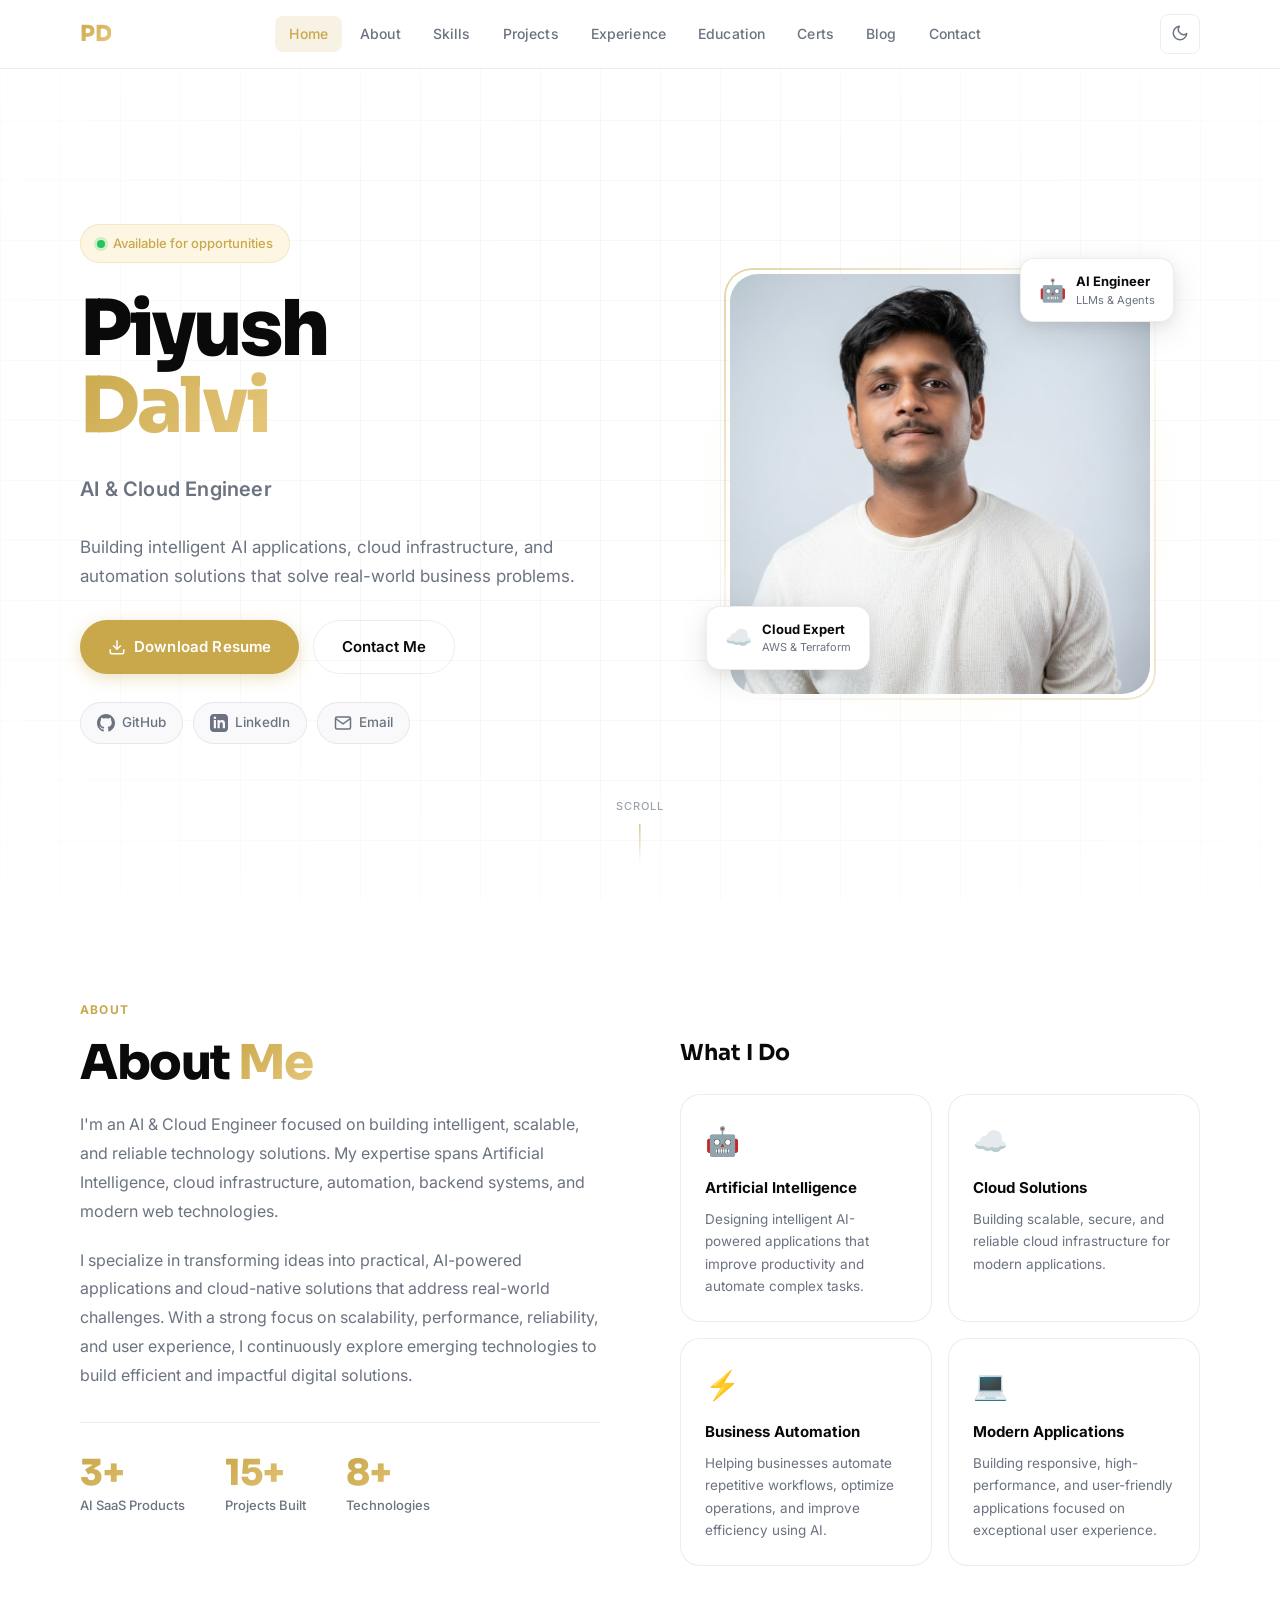
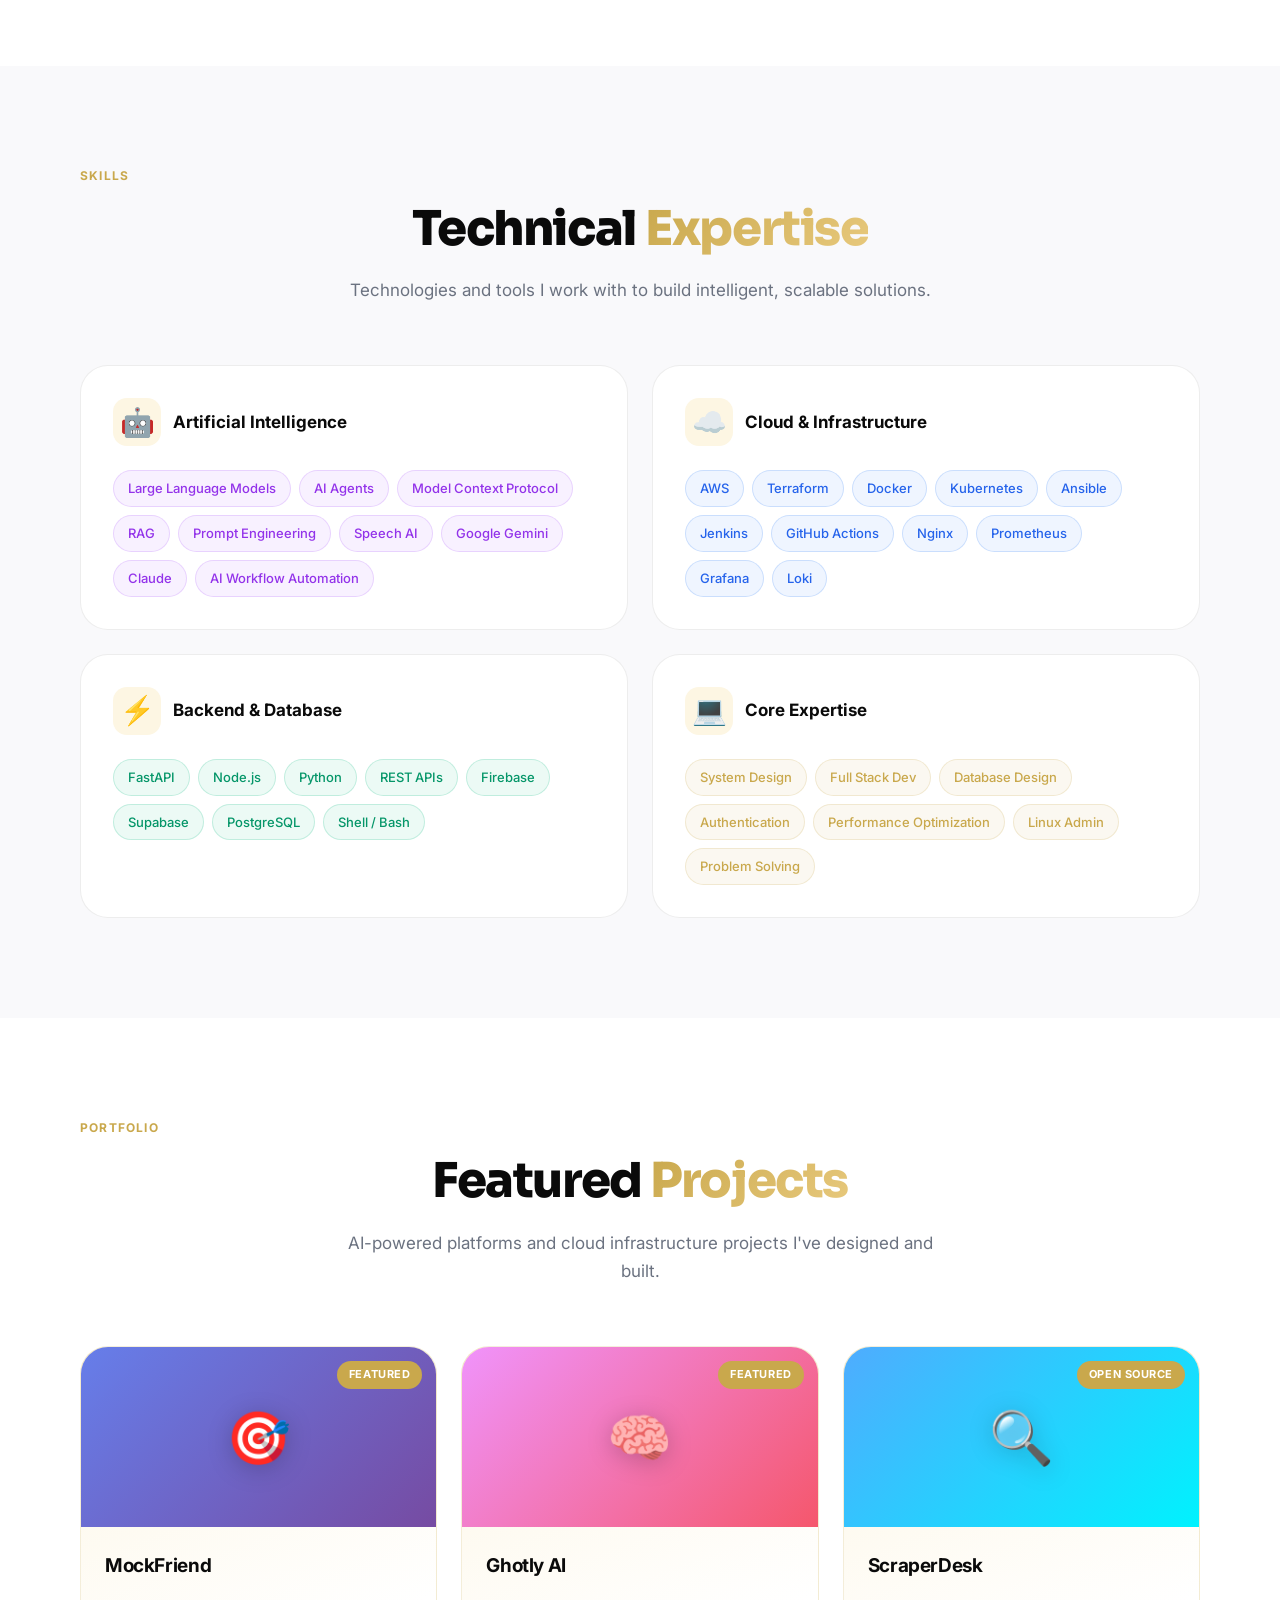
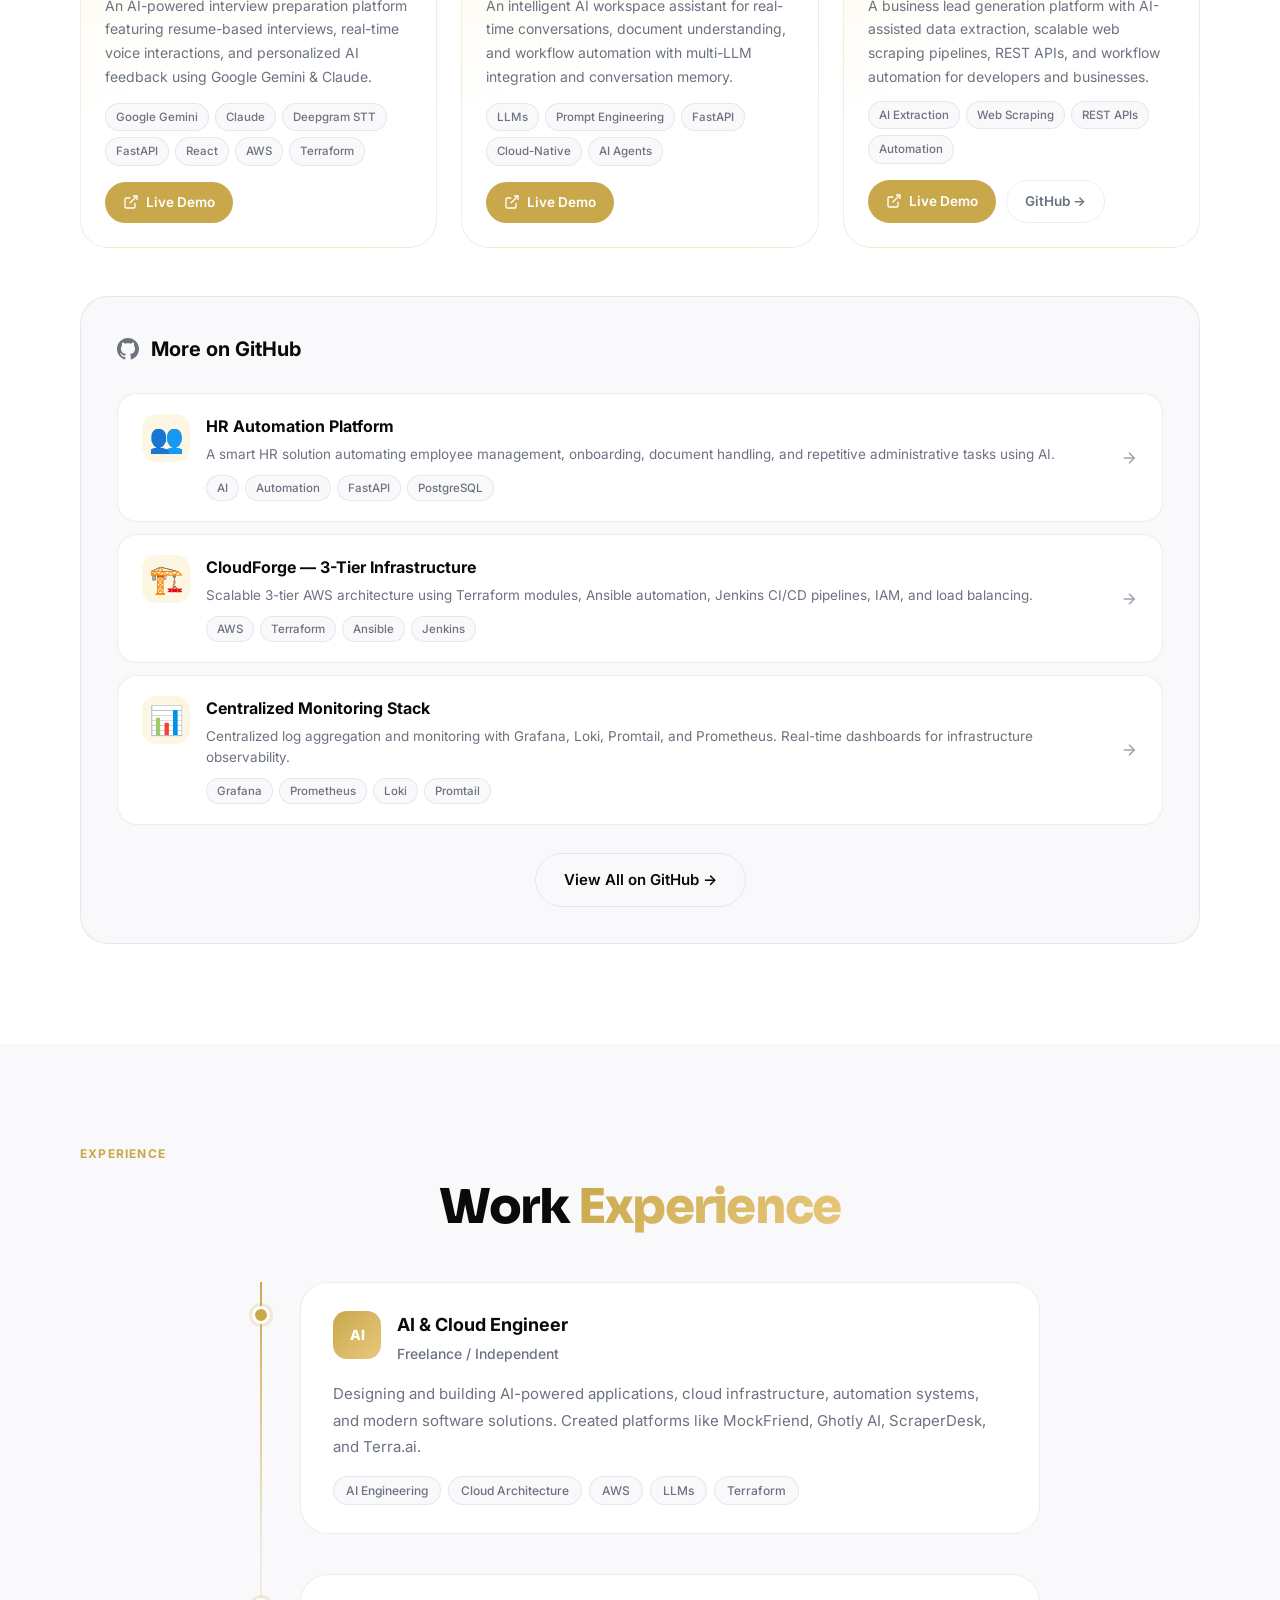
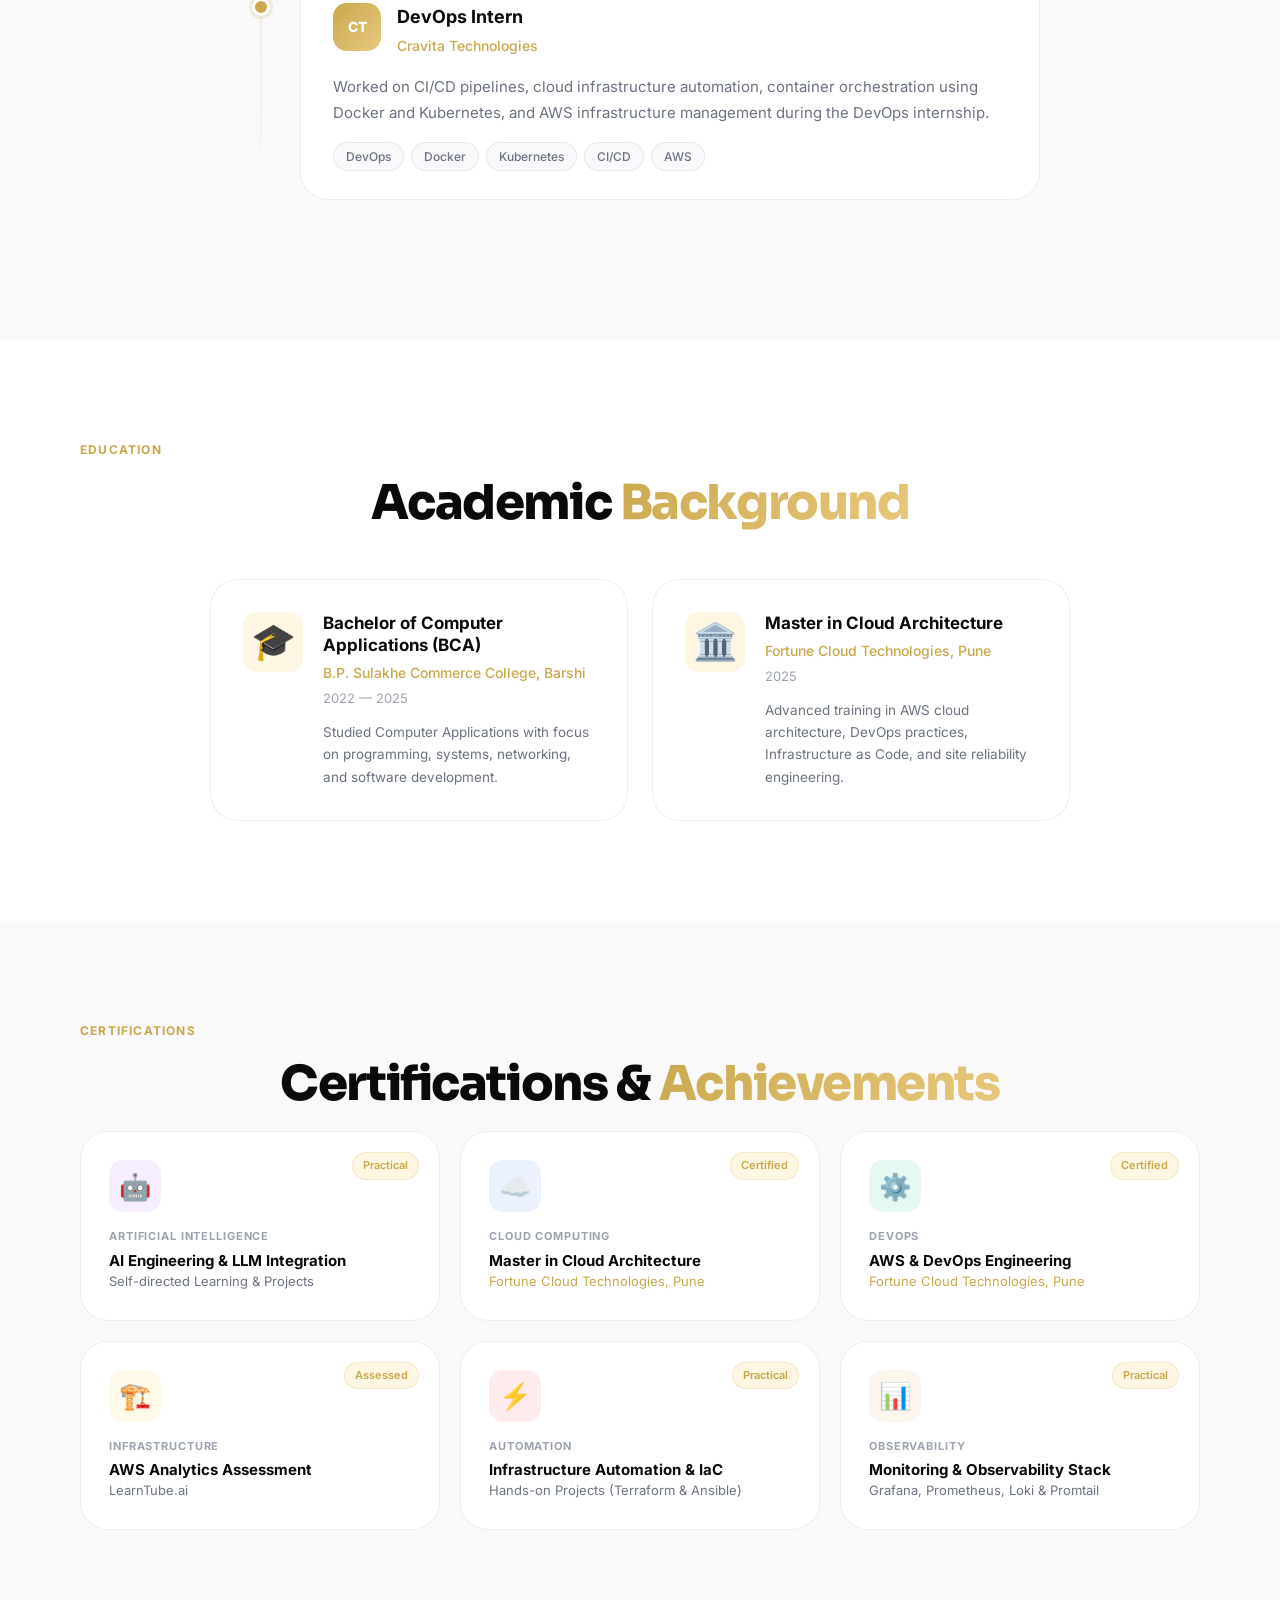
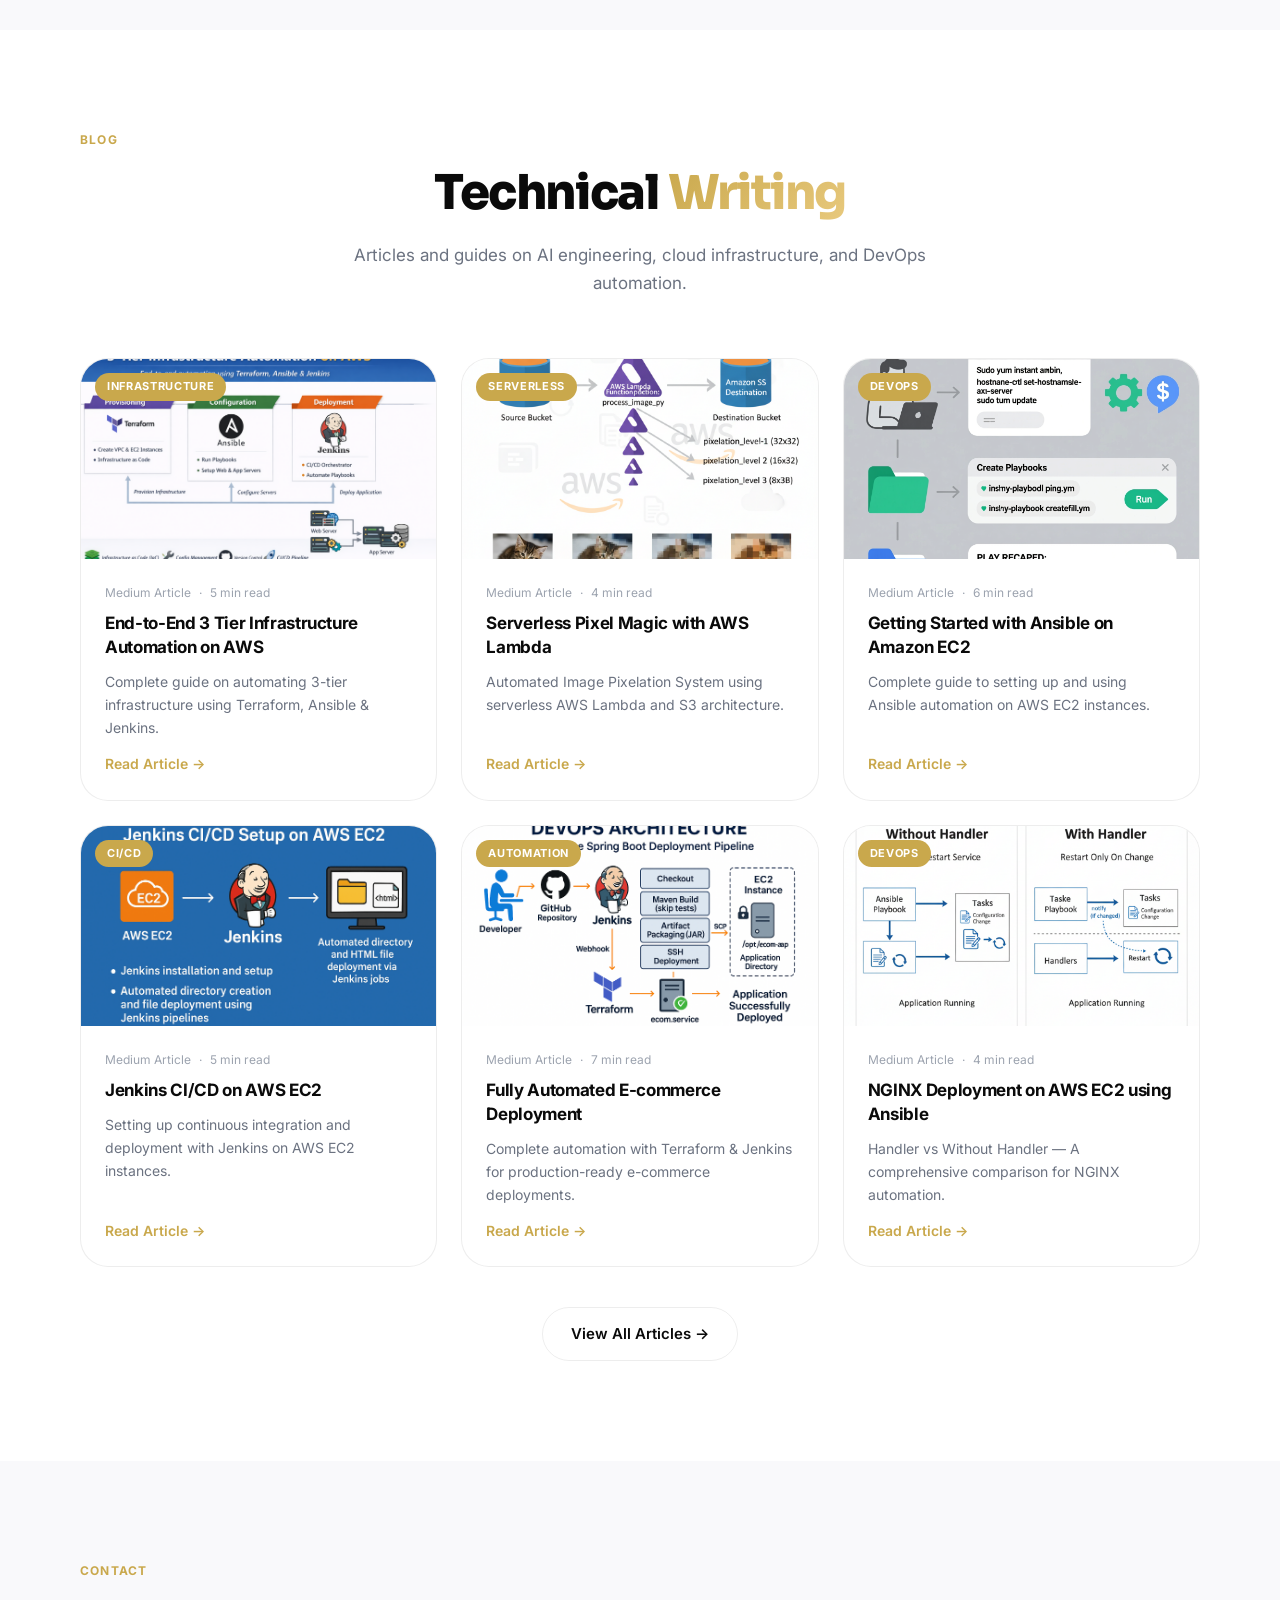
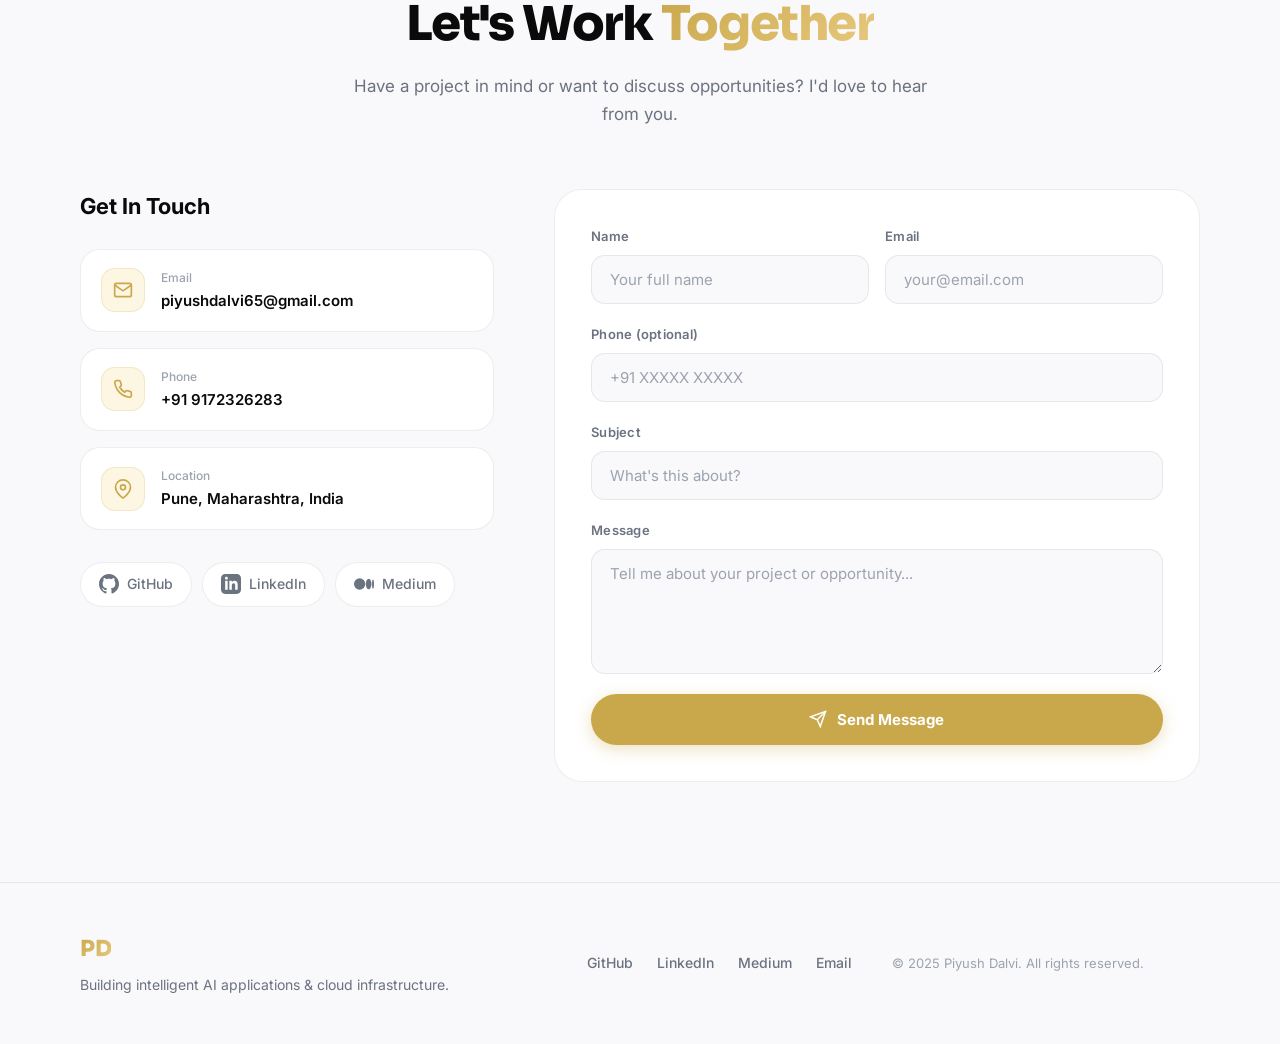
<file: index.html>
<!DOCTYPE html>
<html lang="en">
<head>
    <meta charset="UTF-8">
    <meta name="viewport" content="width=device-width, initial-scale=1.0">
    <title>Piyush Dalvi — AI & Cloud Engineer</title>
    <meta name="description" content="Piyush Dalvi is an AI & Cloud Engineer building intelligent AI applications, cloud infrastructure, and automation solutions that solve real-world business problems.">
    <meta name="keywords" content="AI Engineer, Cloud Engineer, DevOps, LLMs, Terraform, AWS, FastAPI, MockFriend, ScraperDesk, Ghotly AI">
    <meta name="author" content="Piyush Dalvi">
    <meta property="og:title" content="Piyush Dalvi — AI & Cloud Engineer">
    <meta property="og:description" content="Building intelligent AI applications, cloud infrastructure, and automation solutions.">
    <meta property="og:type" content="website">
    <link rel="preconnect" href="https://fonts.googleapis.com">
    <link rel="preconnect" href="https://fonts.gstatic.com" crossorigin>
    <link href="https://fonts.googleapis.com/css2?family=Inter:wght@300;400;450;500;600;700;800;900&family=Sora:wght@400;600;700;800&display=swap" rel="stylesheet">
    <link rel="stylesheet" href="styles.css">
</head>
<body class="light-mode">

    <!-- ========== NAVBAR ========== -->
    <header class="navbar" id="navbar">
        <div class="nav-container">
            <a href="#home" class="nav-logo">
                <span class="logo-text">PD</span>
            </a>

            <nav class="nav-links" id="navLinks">
                <a href="#home" class="nav-link active">Home</a>
                <a href="#about" class="nav-link">About</a>
                <a href="#skills" class="nav-link">Skills</a>
                <a href="#projects" class="nav-link">Projects</a>
                <a href="#experience" class="nav-link">Experience</a>
                <a href="#education" class="nav-link">Education</a>
                <a href="#certifications" class="nav-link">Certs</a>
                <a href="#blog" class="nav-link">Blog</a>
                <a href="#contact" class="nav-link">Contact</a>
            </nav>

            <div class="nav-actions">
                <button class="theme-btn" id="themeToggle" aria-label="Toggle theme">
                    <span class="theme-icon" id="themeIcon">
                        <svg width="18" height="18" viewBox="0 0 24 24" fill="none" stroke="currentColor" stroke-width="2" stroke-linecap="round" stroke-linejoin="round">
                            <circle cx="12" cy="12" r="5"/>
                            <line x1="12" y1="1" x2="12" y2="3"/>
                            <line x1="12" y1="21" x2="12" y2="23"/>
                            <line x1="4.22" y1="4.22" x2="5.64" y2="5.64"/>
                            <line x1="18.36" y1="18.36" x2="19.78" y2="19.78"/>
                            <line x1="1" y1="12" x2="3" y2="12"/>
                            <line x1="21" y1="12" x2="23" y2="12"/>
                            <line x1="4.22" y1="19.78" x2="5.64" y2="18.36"/>
                            <line x1="18.36" y1="5.64" x2="19.78" y2="4.22"/>
                        </svg>
                    </span>
                </button>
                <button class="hamburger" id="hamburger" aria-label="Open menu">
                    <span></span>
                    <span></span>
                    <span></span>
                </button>
            </div>
        </div>
    </header>

    <!-- Mobile Nav Overlay -->
    <div class="mobile-nav" id="mobileNav">
        <div class="mobile-nav-header">
            <span class="logo-text">PD</span>
            <button class="mobile-close" id="mobileClose" aria-label="Close menu">
                <svg width="24" height="24" viewBox="0 0 24 24" fill="none" stroke="currentColor" stroke-width="2"><line x1="18" y1="6" x2="6" y2="18"/><line x1="6" y1="6" x2="18" y2="18"/></svg>
            </button>
        </div>
        <nav class="mobile-nav-links">
            <a href="#home" class="mobile-nav-link">Home</a>
            <a href="#about" class="mobile-nav-link">About</a>
            <a href="#skills" class="mobile-nav-link">Skills</a>
            <a href="#projects" class="mobile-nav-link">Projects</a>
            <a href="#experience" class="mobile-nav-link">Experience</a>
            <a href="#education" class="mobile-nav-link">Education</a>
            <a href="#certifications" class="mobile-nav-link">Certifications</a>
            <a href="#blog" class="mobile-nav-link">Blog</a>
            <a href="#contact" class="mobile-nav-link">Contact</a>
        </nav>
        <div class="mobile-social">
            <a href="https://github.com/dalvipiyush07" target="_blank" class="ms-link">GitHub</a>
            <a href="https://www.linkedin.com/in/piyush-dalvi-5b1499382" target="_blank" class="ms-link">LinkedIn</a>
            <a href="mailto:piyushdalvi65@gmail.com" class="ms-link">Email</a>
        </div>
    </div>
    <div class="mobile-overlay" id="mobileOverlay"></div>

    <main>

        <!-- ========== HERO ========== -->
        <section id="home" class="hero">
            <div class="hero-bg-grid"></div>
            <div class="hero-content container">
                <div class="hero-left reveal">
                    <div class="hero-badge">
                        <span class="badge-dot"></span>
                        Available for opportunities
                    </div>
                    <h1 class="hero-name">
                        Piyush<br>
                        <span class="gradient-text">Dalvi</span>
                    </h1>
                    <p class="hero-title">AI &amp; Cloud Engineer</p>
                    <p class="hero-desc">
                        Building intelligent AI applications, cloud infrastructure, and automation solutions that solve real-world business problems.
                    </p>
                    <div class="hero-actions">
                        <a href="./PIYUSH_DALVI_AI_RESUME.pdf" download="PIYUSH_DALVI_AI_RESUME.pdf" class="btn-primary" id="resumeBtn">
                            <svg width="18" height="18" viewBox="0 0 24 24" fill="none" stroke="currentColor" stroke-width="2"><path d="M21 15v4a2 2 0 0 1-2 2H5a2 2 0 0 1-2-2v-4"/><polyline points="7 10 12 15 17 10"/><line x1="12" y1="15" x2="12" y2="3"/></svg>
                            Download Resume
                        </a>
                        <a href="#contact" class="btn-secondary">Contact Me</a>
                    </div>
                    <div class="hero-socials">
                        <a href="https://github.com/dalvipiyush07" target="_blank" class="social-pill">
                            <svg width="18" height="18" viewBox="0 0 24 24" fill="currentColor"><path d="M12 0c-6.626 0-12 5.373-12 12 0 5.302 3.438 9.8 8.207 11.387.599.111.793-.261.793-.577v-2.234c-3.338.726-4.033-1.416-4.033-1.416-.546-1.387-1.333-1.756-1.333-1.756-1.089-.745.083-.729.083-.729 1.205.084 1.839 1.237 1.839 1.237 1.07 1.834 2.807 1.304 3.492.997.107-.775.418-1.305.762-1.604-2.665-.305-5.467-1.334-5.467-5.931 0-1.311.469-2.381 1.236-3.221-.124-.303-.535-1.524.117-3.176 0 0 1.008-.322 3.301 1.23.957-.266 1.983-.399 3.003-.404 1.02.005 2.047.138 3.006.404 2.291-1.552 3.297-1.23 3.297-1.23.653 1.653.242 2.874.118 3.176.77.84 1.235 1.911 1.235 3.221 0 4.609-2.807 5.624-5.479 5.921.43.372.823 1.102.823 2.222v3.293c0 .319.192.694.801.576 4.765-1.589 8.199-6.086 8.199-11.386 0-6.627-5.373-12-12-12z"/></svg>
                            GitHub
                        </a>
                        <a href="https://www.linkedin.com/in/piyush-dalvi-5b1499382" target="_blank" class="social-pill">
                            <svg width="18" height="18" viewBox="0 0 24 24" fill="currentColor"><path d="M19 0h-14c-2.761 0-5 2.239-5 5v14c0 2.761 2.239 5 5 5h14c2.762 0 5-2.239 5-5v-14c0-2.761-2.238-5-5-5zm-11 19h-3v-11h3v11zm-1.5-12.268c-.966 0-1.75-.79-1.75-1.764s.784-1.764 1.75-1.764 1.75.79 1.75 1.764-.783 1.764-1.75 1.764zm13.5 12.268h-3v-5.604c0-3.368-4-3.113-4 0v5.604h-3v-11h3v1.765c1.396-2.586 7-2.777 7 2.476v6.759z"/></svg>
                            LinkedIn
                        </a>
                        <a href="mailto:piyushdalvi65@gmail.com" class="social-pill">
                            <svg width="18" height="18" viewBox="0 0 24 24" fill="none" stroke="currentColor" stroke-width="2"><path d="M4 4h16c1.1 0 2 .9 2 2v12c0 1.1-.9 2-2 2H4c-1.1 0-2-.9-2-2V6c0-1.1.9-2 2-2z"/><polyline points="22,6 12,13 2,6"/></svg>
                            Email
                        </a>
                    </div>
                </div>
                <div class="hero-right reveal-right">
                    <div class="hero-image-wrapper">
                        <div class="hero-image-glow"></div>
                        <div class="hero-image-ring"></div>
                        <img src="./img/PD.png" alt="Piyush Dalvi" class="hero-image">
                        <div class="hero-card-float card-1">
                            <span class="float-icon">🤖</span>
                            <div>
                                <div class="float-title">AI Engineer</div>
                                <div class="float-sub">LLMs & Agents</div>
                            </div>
                        </div>
                        <div class="hero-card-float card-2">
                            <span class="float-icon">☁️</span>
                            <div>
                                <div class="float-title">Cloud Expert</div>
                                <div class="float-sub">AWS & Terraform</div>
                            </div>
                        </div>
                    </div>
                </div>
            </div>
            <div class="hero-scroll-indicator">
                <span>Scroll</span>
                <div class="scroll-line"></div>
            </div>
        </section>

        <!-- ========== ABOUT ========== -->
        <section id="about" class="section">
            <div class="container">
                <div class="section-label reveal">About</div>
                <div class="about-grid">
                    <div class="about-text reveal">
                        <h2 class="section-heading">About <span class="gradient-text">Me</span></h2>
                        <p class="about-p">
                            I'm an AI &amp; Cloud Engineer focused on building intelligent, scalable, and reliable technology solutions. My expertise spans Artificial Intelligence, cloud infrastructure, automation, backend systems, and modern web technologies.
                        </p>
                        <p class="about-p">
                            I specialize in transforming ideas into practical, AI-powered applications and cloud-native solutions that address real-world challenges. With a strong focus on scalability, performance, reliability, and user experience, I continuously explore emerging technologies to build efficient and impactful digital solutions.
                        </p>
                        <div class="about-stats">
                            <div class="stat-item">
                                <div class="stat-number">3+</div>
                                <div class="stat-label">AI SaaS Products</div>
                            </div>
                            <div class="stat-item">
                                <div class="stat-number">15+</div>
                                <div class="stat-label">Projects Built</div>
                            </div>
                            <div class="stat-item">
                                <div class="stat-number">8+</div>
                                <div class="stat-label">Technologies</div>
                            </div>
                        </div>
                    </div>
                    <div class="what-i-do reveal-right">
                        <h3 class="wid-title">What I Do</h3>
                        <div class="wid-grid">
                            <div class="wid-card">
                                <div class="wid-icon">🤖</div>
                                <h4>Artificial Intelligence</h4>
                                <p>Designing intelligent AI-powered applications that improve productivity and automate complex tasks.</p>
                            </div>
                            <div class="wid-card">
                                <div class="wid-icon">☁️</div>
                                <h4>Cloud Solutions</h4>
                                <p>Building scalable, secure, and reliable cloud infrastructure for modern applications.</p>
                            </div>
                            <div class="wid-card">
                                <div class="wid-icon">⚡</div>
                                <h4>Business Automation</h4>
                                <p>Helping businesses automate repetitive workflows, optimize operations, and improve efficiency using AI.</p>
                            </div>
                            <div class="wid-card">
                                <div class="wid-icon">💻</div>
                                <h4>Modern Applications</h4>
                                <p>Building responsive, high-performance, and user-friendly applications focused on exceptional user experience.</p>
                            </div>
                        </div>
                    </div>
                </div>
            </div>
        </section>

        <!-- ========== SKILLS ========== -->
        <section id="skills" class="section section-alt">
            <div class="container">
                <div class="section-label reveal">Skills</div>
                <h2 class="section-heading centered reveal">Technical <span class="gradient-text">Expertise</span></h2>
                <p class="section-sub centered reveal">Technologies and tools I work with to build intelligent, scalable solutions.</p>
                <div class="skills-grid-outer">
                    <div class="skill-category reveal">
                        <div class="skill-cat-header">
                            <div class="skill-cat-icon">🤖</div>
                            <h3>Artificial Intelligence</h3>
                        </div>
                        <div class="skill-badges">
                            <span class="skill-badge ai">Large Language Models</span>
                            <span class="skill-badge ai">AI Agents</span>
                            <span class="skill-badge ai">Model Context Protocol</span>
                            <span class="skill-badge ai">RAG</span>
                            <span class="skill-badge ai">Prompt Engineering</span>
                            <span class="skill-badge ai">Speech AI</span>
                            <span class="skill-badge ai">Google Gemini</span>
                            <span class="skill-badge ai">Claude</span>
                            <span class="skill-badge ai">AI Workflow Automation</span>
                        </div>
                    </div>
                    <div class="skill-category reveal">
                        <div class="skill-cat-header">
                            <div class="skill-cat-icon">☁️</div>
                            <h3>Cloud &amp; Infrastructure</h3>
                        </div>
                        <div class="skill-badges">
                            <span class="skill-badge cloud">AWS</span>
                            <span class="skill-badge cloud">Terraform</span>
                            <span class="skill-badge cloud">Docker</span>
                            <span class="skill-badge cloud">Kubernetes</span>
                            <span class="skill-badge cloud">Ansible</span>
                            <span class="skill-badge cloud">Jenkins</span>
                            <span class="skill-badge cloud">GitHub Actions</span>
                            <span class="skill-badge cloud">Nginx</span>
                            <span class="skill-badge cloud">Prometheus</span>
                            <span class="skill-badge cloud">Grafana</span>
                            <span class="skill-badge cloud">Loki</span>
                        </div>
                    </div>
                    <div class="skill-category reveal">
                        <div class="skill-cat-header">
                            <div class="skill-cat-icon">⚡</div>
                            <h3>Backend &amp; Database</h3>
                        </div>
                        <div class="skill-badges">
                            <span class="skill-badge backend">FastAPI</span>
                            <span class="skill-badge backend">Node.js</span>
                            <span class="skill-badge backend">Python</span>
                            <span class="skill-badge backend">REST APIs</span>
                            <span class="skill-badge backend">Firebase</span>
                            <span class="skill-badge backend">Supabase</span>
                            <span class="skill-badge backend">PostgreSQL</span>
                            <span class="skill-badge backend">Shell / Bash</span>
                        </div>
                    </div>
                    <div class="skill-category reveal">
                        <div class="skill-cat-header">
                            <div class="skill-cat-icon">💻</div>
                            <h3>Core Expertise</h3>
                        </div>
                        <div class="skill-badges">
                            <span class="skill-badge core">System Design</span>
                            <span class="skill-badge core">Full Stack Dev</span>
                            <span class="skill-badge core">Database Design</span>
                            <span class="skill-badge core">Authentication</span>
                            <span class="skill-badge core">Performance Optimization</span>
                            <span class="skill-badge core">Linux Admin</span>
                            <span class="skill-badge core">Problem Solving</span>
                        </div>
                    </div>
                </div>
            </div>
        </section>

        <!-- ========== PROJECTS ========== -->
        <section id="projects" class="section">
            <div class="container">
                <div class="section-label reveal">Portfolio</div>
                <h2 class="section-heading centered reveal">Featured <span class="gradient-text">Projects</span></h2>
                <p class="section-sub centered reveal">AI-powered platforms and cloud infrastructure projects I've designed and built.</p>

                <div class="projects-grid">
                    <!-- MockFriend -->
                    <div class="project-card featured reveal">
                        <div class="project-card-inner">
                            <div class="project-image-wrap">
                                <div class="project-placeholder mockfriend">
                                    <div class="proj-icon-large">🎯</div>
                                    <div class="proj-shimmer"></div>
                                </div>
                                <div class="project-badge">Featured</div>
                            </div>
                            <div class="project-body">
                                <h3 class="project-name">MockFriend</h3>
                                <p class="project-desc">An AI-powered interview preparation platform featuring resume-based interviews, real-time voice interactions, and personalized AI feedback using Google Gemini &amp; Claude.</p>
                                <div class="project-tech">
                                    <span class="tech-tag">Google Gemini</span>
                                    <span class="tech-tag">Claude</span>
                                    <span class="tech-tag">Deepgram STT</span>
                                    <span class="tech-tag">FastAPI</span>
                                    <span class="tech-tag">React</span>
                                    <span class="tech-tag">AWS</span>
                                    <span class="tech-tag">Terraform</span>
                                </div>
                                <div class="project-actions">
                                    <a href="https://mockfriend.in" target="_blank" class="proj-btn-primary">
                                        <svg width="16" height="16" viewBox="0 0 24 24" fill="none" stroke="currentColor" stroke-width="2"><path d="M18 13v6a2 2 0 0 1-2 2H5a2 2 0 0 1-2-2V8a2 2 0 0 1 2-2h6"/><polyline points="15 3 21 3 21 9"/><line x1="10" y1="14" x2="21" y2="3"/></svg>
                                        Live Demo
                                    </a>
                                </div>
                            </div>
                        </div>
                    </div>

                    <!-- Ghotly AI -->
                    <div class="project-card featured reveal">
                        <div class="project-card-inner">
                            <div class="project-image-wrap">
                                <div class="project-placeholder ghotly">
                                    <div class="proj-icon-large">🧠</div>
                                    <div class="proj-shimmer"></div>
                                </div>
                                <div class="project-badge">Featured</div>
                            </div>
                            <div class="project-body">
                                <h3 class="project-name">Ghotly AI</h3>
                                <p class="project-desc">An intelligent AI workspace assistant for real-time conversations, document understanding, and workflow automation with multi-LLM integration and conversation memory.</p>
                                <div class="project-tech">
                                    <span class="tech-tag">LLMs</span>
                                    <span class="tech-tag">Prompt Engineering</span>
                                    <span class="tech-tag">FastAPI</span>
                                    <span class="tech-tag">Cloud-Native</span>
                                    <span class="tech-tag">AI Agents</span>
                                </div>
                                <div class="project-actions">
                                    <a href="https://ghotlyai.in" target="_blank" class="proj-btn-primary">
                                        <svg width="16" height="16" viewBox="0 0 24 24" fill="none" stroke="currentColor" stroke-width="2"><path d="M18 13v6a2 2 0 0 1-2 2H5a2 2 0 0 1-2-2V8a2 2 0 0 1 2-2h6"/><polyline points="15 3 21 3 21 9"/><line x1="10" y1="14" x2="21" y2="3"/></svg>
                                        Live Demo
                                    </a>
                                </div>
                            </div>
                        </div>
                    </div>

                    <!-- ScraperDesk -->
                    <div class="project-card featured reveal">
                        <div class="project-card-inner">
                            <div class="project-image-wrap">
                                <div class="project-placeholder scraperdesk">
                                    <div class="proj-icon-large">🔍</div>
                                    <div class="proj-shimmer"></div>
                                </div>
                                <div class="project-badge">Open Source</div>
                            </div>
                            <div class="project-body">
                                <h3 class="project-name">ScraperDesk</h3>
                                <p class="project-desc">A business lead generation platform with AI-assisted data extraction, scalable web scraping pipelines, REST APIs, and workflow automation for developers and businesses.</p>
                                <div class="project-tech">
                                    <span class="tech-tag">AI Extraction</span>
                                    <span class="tech-tag">Web Scraping</span>
                                    <span class="tech-tag">REST APIs</span>
                                    <span class="tech-tag">Automation</span>
                                </div>
                                <div class="project-actions">
                                    <a href="https://scraperdesk.in" target="_blank" class="proj-btn-primary">
                                        <svg width="16" height="16" viewBox="0 0 24 24" fill="none" stroke="currentColor" stroke-width="2"><path d="M18 13v6a2 2 0 0 1-2 2H5a2 2 0 0 1-2-2V8a2 2 0 0 1 2-2h6"/><polyline points="15 3 21 3 21 9"/><line x1="10" y1="14" x2="21" y2="3"/></svg>
                                        Live Demo
                                    </a>
                                    <a href="https://github.com/dalvipiyush07" target="_blank" class="proj-btn-outline">
                                        GitHub →
                                    </a>
                                </div>
                            </div>
                        </div>
                    </div>

                    <!-- HR Automation -->

                    <!-- CloudForge -->

                    <!-- Monitoring Stack -->
                </div>

                <!-- GitHub Projects -->
                <div class="gh-projects-wrap reveal">
                    <div class="gh-projects-header">
                        <svg width="22" height="22" viewBox="0 0 24 24" fill="currentColor"><path d="M12 0c-6.626 0-12 5.373-12 12 0 5.302 3.438 9.8 8.207 11.387.599.111.793-.261.793-.577v-2.234c-3.338.726-4.033-1.416-4.033-1.416-.546-1.387-1.333-1.756-1.333-1.756-1.089-.745.083-.729.083-.729 1.205.084 1.839 1.237 1.839 1.237 1.07 1.834 2.807 1.304 3.492.997.107-.775.418-1.305.762-1.604-2.665-.305-5.467-1.334-5.467-5.931 0-1.311.469-2.381 1.236-3.221-.124-.303-.535-1.524.117-3.176 0 0 1.008-.322 3.301 1.23.957-.266 1.983-.399 3.003-.404 1.02.005 2.047.138 3.006.404 2.291-1.552 3.297-1.23 3.297-1.23.653 1.653.242 2.874.118 3.176.77.84 1.235 1.911 1.235 3.221 0 4.609-2.807 5.624-5.479 5.921.43.372.823 1.102.823 2.222v3.293c0 .319.192.694.801.576 4.765-1.589 8.199-6.086 8.199-11.386 0-6.627-5.373-12-12-12z"/></svg>
                        <h3>More on GitHub</h3>
                    </div>
                    <div class="gh-projects-grid">
                        <a href="https://github.com/dalvipiyush07" target="_blank" class="gh-project-item">
                            <div class="gh-project-left">
                                <span class="gh-icon">👥</span>
                                <div>
                                    <div class="gh-project-name">HR Automation Platform</div>
                                    <div class="gh-project-desc">A smart HR solution automating employee management, onboarding, document handling, and repetitive administrative tasks using AI.</div>
                                    <div class="gh-tags">
                                        <span>AI</span><span>Automation</span><span>FastAPI</span><span>PostgreSQL</span>
                                    </div>
                                </div>
                            </div>
                            <svg class="gh-arrow" width="18" height="18" viewBox="0 0 24 24" fill="none" stroke="currentColor" stroke-width="2"><line x1="5" y1="12" x2="19" y2="12"/><polyline points="12 5 19 12 12 19"/></svg>
                        </a>
                        <a href="https://github.com/dalvipiyush07/End-to-End--3-Tier-Infrastructure-Automation-using-Terraform-Ansible-Jenkins" target="_blank" class="gh-project-item">
                            <div class="gh-project-left">
                                <span class="gh-icon">🏗️</span>
                                <div>
                                    <div class="gh-project-name">CloudForge — 3-Tier Infrastructure</div>
                                    <div class="gh-project-desc">Scalable 3-tier AWS architecture using Terraform modules, Ansible automation, Jenkins CI/CD pipelines, IAM, and load balancing.</div>
                                    <div class="gh-tags">
                                        <span>AWS</span><span>Terraform</span><span>Ansible</span><span>Jenkins</span>
                                    </div>
                                </div>
                            </div>
                            <svg class="gh-arrow" width="18" height="18" viewBox="0 0 24 24" fill="none" stroke="currentColor" stroke-width="2"><line x1="5" y1="12" x2="19" y2="12"/><polyline points="12 5 19 12 12 19"/></svg>
                        </a>
                        <a href="https://github.com/dalvipiyush07" target="_blank" class="gh-project-item">
                            <div class="gh-project-left">
                                <span class="gh-icon">📊</span>
                                <div>
                                    <div class="gh-project-name">Centralized Monitoring Stack</div>
                                    <div class="gh-project-desc">Centralized log aggregation and monitoring with Grafana, Loki, Promtail, and Prometheus. Real-time dashboards for infrastructure observability.</div>
                                    <div class="gh-tags">
                                        <span>Grafana</span><span>Prometheus</span><span>Loki</span><span>Promtail</span>
                                    </div>
                                </div>
                            </div>
                            <svg class="gh-arrow" width="18" height="18" viewBox="0 0 24 24" fill="none" stroke="currentColor" stroke-width="2"><line x1="5" y1="12" x2="19" y2="12"/><polyline points="12 5 19 12 12 19"/></svg>
                        </a>
                    </div>
                    <div class="gh-view-all">
                        <a href="https://github.com/dalvipiyush07" target="_blank" class="btn-secondary">View All on GitHub →</a>
                    </div>
                </div>

            </div>
        </section>


        <!-- ========== EXPERIENCE ========== -->
        <section id="experience" class="section section-alt">
            <div class="container">
                <div class="section-label reveal">Experience</div>
                <h2 class="section-heading centered reveal">Work <span class="gradient-text">Experience</span></h2>
                <div class="timeline">
                    <div class="timeline-item reveal">
                        <div class="timeline-dot"></div>
                        <div class="timeline-card">
                            <div class="tl-header">
                                <div class="tl-company-logo">
                                    <span>AI</span>
                                </div>
                                <div>
                                    <h3 class="tl-role">AI &amp; Cloud Engineer</h3>
                                    <p class="tl-company">Freelance / Independent</p>
                                </div>

                            </div>
                            <p class="tl-desc">Designing and building AI-powered applications, cloud infrastructure, automation systems, and modern software solutions. Created platforms like MockFriend, Ghotly AI, ScraperDesk, and Terra.ai.</p>
                            <div class="tl-tags">
                                <span>AI Engineering</span>
                                <span>Cloud Architecture</span>
                                <span>AWS</span>
                                <span>LLMs</span>
                                <span>Terraform</span>
                            </div>
                        </div>
                    </div>
                    <div class="timeline-item reveal">
                        <div class="timeline-dot"></div>
                        <div class="timeline-card">
                            <div class="tl-header">
                                <div class="tl-company-logo">
                                    <span>CT</span>
                                </div>
                                <div>
                                    <h3 class="tl-role">DevOps Intern</h3>
                                    <p class="tl-company"><a href="https://cravitaindia.com/" target="_blank" class="tl-link">Cravita Technologies</a></p>
                                </div>

                            </div>
                            <p class="tl-desc">Worked on CI/CD pipelines, cloud infrastructure automation, container orchestration using Docker and Kubernetes, and AWS infrastructure management during the DevOps internship.</p>
                            <div class="tl-tags">
                                <span>DevOps</span>
                                <span>Docker</span>
                                <span>Kubernetes</span>
                                <span>CI/CD</span>
                                <span>AWS</span>
                            </div>
                        </div>
                    </div>
                </div>
            </div>
        </section>

        <!-- ========== EDUCATION ========== -->
        <section id="education" class="section">
            <div class="container">
                <div class="section-label reveal">Education</div>
                <h2 class="section-heading centered reveal">Academic <span class="gradient-text">Background</span></h2>
                <div class="edu-grid">
                    <div class="edu-card reveal">
                        <div class="edu-icon">🎓</div>
                        <div class="edu-body">
                            <div class="edu-degree">Bachelor of Computer Applications (BCA)</div>
                            <div class="edu-school">B.P. Sulakhe Commerce College, Barshi</div>
                            <div class="edu-year">2022 — 2025</div>
                            <p class="edu-desc">Studied Computer Applications with focus on programming, systems, networking, and software development.</p>
                        </div>
                    </div>
                    <div class="edu-card reveal">
                        <div class="edu-icon">🏛️</div>
                        <div class="edu-body">
                            <div class="edu-degree">Master in Cloud Architecture</div>
                            <div class="edu-school"><a href="https://www.fortunecloudindia.com/" target="_blank" class="tl-link">Fortune Cloud Technologies, Pune</a></div>
                            <div class="edu-year">2025</div>
                            <p class="edu-desc">Advanced training in AWS cloud architecture, DevOps practices, Infrastructure as Code, and site reliability engineering.</p>
                        </div>
                    </div>
                </div>
            </div>
        </section>

        <!-- ========== CERTIFICATIONS ========== -->
        <section id="certifications" class="section section-alt">
            <div class="container">
                <div class="section-label reveal">Certifications</div>
                <h2 class="section-heading centered reveal">Certifications &amp; <span class="gradient-text">Achievements</span></h2>
                <div class="cert-grid">
                    <div class="cert-card reveal">
                        <div class="cert-icon-wrap ai-cert">🤖</div>
                        <div class="cert-body">
                            <div class="cert-cat">Artificial Intelligence</div>
                            <h3 class="cert-name">AI Engineering & LLM Integration</h3>
                            <p class="cert-org">Self-directed Learning & Projects</p>
                        </div>
                        <div class="cert-badge">Practical</div>
                    </div>
                    <div class="cert-card reveal">
                        <div class="cert-icon-wrap cloud-cert">☁️</div>
                        <div class="cert-body">
                            <div class="cert-cat">Cloud Computing</div>
                            <h3 class="cert-name">Master in Cloud Architecture</h3>
                            <p class="cert-org"><a href="https://www.fortunecloudindia.com/" target="_blank" class="tl-link">Fortune Cloud Technologies, Pune</a></p>
                        </div>
                        <div class="cert-badge">Certified</div>
                    </div>
                    <div class="cert-card reveal">
                        <div class="cert-icon-wrap devops-cert">⚙️</div>
                        <div class="cert-body">
                            <div class="cert-cat">DevOps</div>
                            <h3 class="cert-name">AWS & DevOps Engineering</h3>
                            <p class="cert-org"><a href="https://www.fortunecloudindia.com/" target="_blank" class="tl-link">Fortune Cloud Technologies, Pune</a></p>
                        </div>
                        <div class="cert-badge">Certified</div>
                    </div>
                    <div class="cert-card reveal">
                        <div class="cert-icon-wrap infra-cert">🏗️</div>
                        <div class="cert-body">
                            <div class="cert-cat">Infrastructure</div>
                            <h3 class="cert-name">AWS Analytics Assessment</h3>
                            <p class="cert-org">LearnTube.ai</p>
                        </div>
                        <div class="cert-badge">Assessed</div>
                    </div>
                    <div class="cert-card reveal">
                        <div class="cert-icon-wrap auto-cert">⚡</div>
                        <div class="cert-body">
                            <div class="cert-cat">Automation</div>
                            <h3 class="cert-name">Infrastructure Automation & IaC</h3>
                            <p class="cert-org">Hands-on Projects (Terraform & Ansible)</p>
                        </div>
                        <div class="cert-badge">Practical</div>
                    </div>
                    <div class="cert-card reveal">
                        <div class="cert-icon-wrap monitor-cert">📊</div>
                        <div class="cert-body">
                            <div class="cert-cat">Observability</div>
                            <h3 class="cert-name">Monitoring & Observability Stack</h3>
                            <p class="cert-org">Grafana, Prometheus, Loki & Promtail</p>
                        </div>
                        <div class="cert-badge">Practical</div>
                    </div>
                </div>
            </div>
        </section>

        <!-- ========== BLOG ========== -->
        <section id="blog" class="section">
            <div class="container">
                <div class="section-label reveal">Blog</div>
                <h2 class="section-heading centered reveal">Technical <span class="gradient-text">Writing</span></h2>
                <p class="section-sub centered reveal">Articles and guides on AI engineering, cloud infrastructure, and DevOps automation.</p>
                <div class="blog-grid">
                    <article class="blog-card reveal">
                        <div class="blog-img-wrap">
                            <img src="./img/end to end.png" alt="End-to-End 3 Tier Infrastructure Automation" class="blog-img">
                            <div class="blog-cat-badge">Infrastructure</div>
                        </div>
                        <div class="blog-body">
                            <div class="blog-meta">
                                <span>Medium Article</span>
                                <span>·</span>
                                <span>5 min read</span>
                            </div>
                            <h3 class="blog-title">End-to-End 3 Tier Infrastructure Automation on AWS</h3>
                            <p class="blog-excerpt">Complete guide on automating 3-tier infrastructure using Terraform, Ansible &amp; Jenkins.</p>
                            <a href="https://medium.com/@piyushdalvi65" target="_blank" class="blog-read">Read Article →</a>
                        </div>
                    </article>

                    <article class="blog-card reveal">
                        <div class="blog-img-wrap">
                            <img src="./img/serverless.png" alt="Serverless Lambda" class="blog-img">
                            <div class="blog-cat-badge">Serverless</div>
                        </div>
                        <div class="blog-body">
                            <div class="blog-meta">
                                <span>Medium Article</span>
                                <span>·</span>
                                <span>4 min read</span>
                            </div>
                            <h3 class="blog-title">Serverless Pixel Magic with AWS Lambda</h3>
                            <p class="blog-excerpt">Automated Image Pixelation System using serverless AWS Lambda and S3 architecture.</p>
                            <a href="https://medium.com/@piyushdalvi65/serverless-pixel-magic-with-aws-lambda-automated-image-pixelation-system-3cd5eee393b2" target="_blank" class="blog-read">Read Article →</a>
                        </div>
                    </article>

                    <article class="blog-card reveal">
                        <div class="blog-img-wrap">
                            <img src="./img/ansible.png" alt="Ansible on EC2" class="blog-img">
                            <div class="blog-cat-badge">DevOps</div>
                        </div>
                        <div class="blog-body">
                            <div class="blog-meta">
                                <span>Medium Article</span>
                                <span>·</span>
                                <span>6 min read</span>
                            </div>
                            <h3 class="blog-title">Getting Started with Ansible on Amazon EC2</h3>
                            <p class="blog-excerpt">Complete guide to setting up and using Ansible automation on AWS EC2 instances.</p>
                            <a href="https://medium.com/@piyushdalvi65/getting-started-with-ansible-automation-on-amazon-ec2-3323ac96aa19" target="_blank" class="blog-read">Read Article →</a>
                        </div>
                    </article>

                    <article class="blog-card reveal">
                        <div class="blog-img-wrap">
                            <img src="./img/jenkins overview.png" alt="Jenkins CI/CD" class="blog-img">
                            <div class="blog-cat-badge">CI/CD</div>
                        </div>
                        <div class="blog-body">
                            <div class="blog-meta">
                                <span>Medium Article</span>
                                <span>·</span>
                                <span>5 min read</span>
                            </div>
                            <h3 class="blog-title">Jenkins CI/CD on AWS EC2</h3>
                            <p class="blog-excerpt">Setting up continuous integration and deployment with Jenkins on AWS EC2 instances.</p>
                            <a href="https://medium.com/@piyushdalvi65/jenkins-ci-cd-on-aws-ec2-9c0295a25441" target="_blank" class="blog-read">Read Article →</a>
                        </div>
                    </article>

                    <article class="blog-card reveal">
                        <div class="blog-img-wrap">
                            <img src="./img/ecom.png" alt="E-commerce Automation" class="blog-img">
                            <div class="blog-cat-badge">Automation</div>
                        </div>
                        <div class="blog-body">
                            <div class="blog-meta">
                                <span>Medium Article</span>
                                <span>·</span>
                                <span>7 min read</span>
                            </div>
                            <h3 class="blog-title">Fully Automated E-commerce Deployment</h3>
                            <p class="blog-excerpt">Complete automation with Terraform &amp; Jenkins for production-ready e-commerce deployments.</p>
                            <a href="https://medium.com/@piyushdalvi65" target="_blank" class="blog-read">Read Article →</a>
                        </div>
                    </article>

                    <article class="blog-card reveal">
                        <div class="blog-img-wrap">
                            <img src="./img/with-without.png" alt="Nginx Ansible" class="blog-img">
                            <div class="blog-cat-badge">DevOps</div>
                        </div>
                        <div class="blog-body">
                            <div class="blog-meta">
                                <span>Medium Article</span>
                                <span>·</span>
                                <span>4 min read</span>
                            </div>
                            <h3 class="blog-title">NGINX Deployment on AWS EC2 using Ansible</h3>
                            <p class="blog-excerpt">Handler vs Without Handler — A comprehensive comparison for NGINX automation.</p>
                            <a href="https://medium.com/@piyushdalvi65" target="_blank" class="blog-read">Read Article →</a>
                        </div>
                    </article>
                </div>
                <div class="blog-cta reveal">
                    <a href="https://medium.com/@piyushdalvi65" target="_blank" class="btn-secondary">View All Articles →</a>
                </div>
            </div>
        </section>

        <!-- ========== CONTACT ========== -->
        <section id="contact" class="section section-alt">
            <div class="container">
                <div class="section-label reveal">Contact</div>
                <h2 class="section-heading centered reveal">Let's Work <span class="gradient-text">Together</span></h2>
                <p class="section-sub centered reveal">Have a project in mind or want to discuss opportunities? I'd love to hear from you.</p>

                <div class="contact-grid">
                    <div class="contact-info reveal">
                        <h3 class="contact-info-title">Get In Touch</h3>
                        <div class="contact-items">
                            <a href="mailto:piyushdalvi65@gmail.com" class="contact-item">
                                <div class="ci-icon">
                                    <svg width="20" height="20" viewBox="0 0 24 24" fill="none" stroke="currentColor" stroke-width="2"><path d="M4 4h16c1.1 0 2 .9 2 2v12c0 1.1-.9 2-2 2H4c-1.1 0-2-.9-2-2V6c0-1.1.9-2 2-2z"/><polyline points="22,6 12,13 2,6"/></svg>
                                </div>
                                <div>
                                    <div class="ci-label">Email</div>
                                    <div class="ci-value">piyushdalvi65@gmail.com</div>
                                </div>
                            </a>
                            <a href="tel:+919172326283" class="contact-item">
                                <div class="ci-icon">
                                    <svg width="20" height="20" viewBox="0 0 24 24" fill="none" stroke="currentColor" stroke-width="2"><path d="M22 16.92v3a2 2 0 0 1-2.18 2 19.79 19.79 0 0 1-8.63-3.07 19.5 19.5 0 0 1-6-6 19.79 19.79 0 0 1-3.07-8.67A2 2 0 0 1 4.11 2h3a2 2 0 0 1 2 1.72 12.84 12.84 0 0 0 .7 2.81 2 2 0 0 1-.45 2.11L8.09 9.91a16 16 0 0 0 6 6l1.27-1.27a2 2 0 0 1 2.11-.45 12.84 12.84 0 0 0 2.81.7A2 2 0 0 1 22 16.92z"/></svg>
                                </div>
                                <div>
                                    <div class="ci-label">Phone</div>
                                    <div class="ci-value">+91 9172326283</div>
                                </div>
                            </a>
                            <div class="contact-item">
                                <div class="ci-icon">
                                    <svg width="20" height="20" viewBox="0 0 24 24" fill="none" stroke="currentColor" stroke-width="2"><path d="M21 10c0 7-9 13-9 13s-9-6-9-13a9 9 0 0 1 18 0z"/><circle cx="12" cy="10" r="3"/></svg>
                                </div>
                                <div>
                                    <div class="ci-label">Location</div>
                                    <div class="ci-value">Pune, Maharashtra, India</div>
                                </div>
                            </div>
                        </div>
                        <div class="contact-social-links">
                            <a href="https://github.com/dalvipiyush07" target="_blank" class="csl-item">
                                <svg width="20" height="20" viewBox="0 0 24 24" fill="currentColor"><path d="M12 0c-6.626 0-12 5.373-12 12 0 5.302 3.438 9.8 8.207 11.387.599.111.793-.261.793-.577v-2.234c-3.338.726-4.033-1.416-4.033-1.416-.546-1.387-1.333-1.756-1.333-1.756-1.089-.745.083-.729.083-.729 1.205.084 1.839 1.237 1.839 1.237 1.07 1.834 2.807 1.304 3.492.997.107-.775.418-1.305.762-1.604-2.665-.305-5.467-1.334-5.467-5.931 0-1.311.469-2.381 1.236-3.221-.124-.303-.535-1.524.117-3.176 0 0 1.008-.322 3.301 1.23.957-.266 1.983-.399 3.003-.404 1.02.005 2.047.138 3.006.404 2.291-1.552 3.297-1.23 3.297-1.23.653 1.653.242 2.874.118 3.176.77.84 1.235 1.911 1.235 3.221 0 4.609-2.807 5.624-5.479 5.921.43.372.823 1.102.823 2.222v3.293c0 .319.192.694.801.576 4.765-1.589 8.199-6.086 8.199-11.386 0-6.627-5.373-12-12-12z"/></svg>
                                GitHub
                            </a>
                            <a href="https://www.linkedin.com/in/piyush-dalvi-5b1499382" target="_blank" class="csl-item">
                                <svg width="20" height="20" viewBox="0 0 24 24" fill="currentColor"><path d="M19 0h-14c-2.761 0-5 2.239-5 5v14c0 2.761 2.239 5 5 5h14c2.762 0 5-2.239 5-5v-14c0-2.761-2.238-5-5-5zm-11 19h-3v-11h3v11zm-1.5-12.268c-.966 0-1.75-.79-1.75-1.764s.784-1.764 1.75-1.764 1.75.79 1.75 1.764-.783 1.764-1.75 1.764zm13.5 12.268h-3v-5.604c0-3.368-4-3.113-4 0v5.604h-3v-11h3v1.765c1.396-2.586 7-2.777 7 2.476v6.759z"/></svg>
                                LinkedIn
                            </a>
                            <a href="https://medium.com/@piyushdalvi65" target="_blank" class="csl-item">
                                <svg width="20" height="20" viewBox="0 0 24 24" fill="currentColor"><path d="M13.54 12a6.8 6.8 0 01-6.77 6.82A6.8 6.8 0 010 12a6.8 6.8 0 016.77-6.82A6.8 6.8 0 0113.54 12zM20.96 12c0 3.54-1.51 6.42-3.38 6.42-1.87 0-3.39-2.88-3.39-6.42s1.52-6.42 3.39-6.42 3.38 2.88 3.38 6.42M24 12c0 3.17-.53 5.75-1.19 5.75-.66 0-1.19-2.58-1.19-5.75s.53-5.75 1.19-5.75C23.47 6.25 24 8.83 24 12z"/></svg>
                                Medium
                            </a>
                        </div>
                    </div>

                    <div class="contact-form-wrap reveal-right">
                        <form class="contact-form" name="contact" method="POST" data-netlify="true" action="/thank-you.html" id="contactForm">
                            <input type="hidden" name="form-name" value="contact">
                            <div class="form-row">
                                <div class="form-field">
                                    <label for="fname">Name</label>
                                    <input type="text" id="fname" name="name" placeholder="Your full name" required>
                                </div>
                                <div class="form-field">
                                    <label for="femail">Email</label>
                                    <input type="email" id="femail" name="email" placeholder="your@email.com" required>
                                </div>
                            </div>
                            <div class="form-field">
                                <label for="fphone">Phone (optional)</label>
                                <input type="tel" id="fphone" name="phone" placeholder="+91 XXXXX XXXXX">
                            </div>
                            <div class="form-field">
                                <label for="fsubject">Subject</label>
                                <input type="text" id="fsubject" name="subject" placeholder="What's this about?" required>
                            </div>
                            <div class="form-field">
                                <label for="fmessage">Message</label>
                                <textarea id="fmessage" name="message" rows="5" placeholder="Tell me about your project or opportunity..." required></textarea>
                            </div>
                            <button type="submit" class="form-submit" id="formSubmit">
                                <svg width="18" height="18" viewBox="0 0 24 24" fill="none" stroke="currentColor" stroke-width="2"><line x1="22" y1="2" x2="11" y2="13"/><polygon points="22 2 15 22 11 13 2 9 22 2"/></svg>
                                Send Message
                            </button>
                        </form>
                    </div>
                </div>
            </div>
        </section>

    </main>

    <!-- ========== FOOTER ========== -->
    <footer class="footer">
        <div class="container">
            <div class="footer-inner">
                <div class="footer-brand">
                    <span class="logo-text">PD</span>
                    <p>Building intelligent AI applications &amp; cloud infrastructure.</p>
                </div>
                <div class="footer-links">
                    <a href="https://github.com/dalvipiyush07" target="_blank">GitHub</a>
                    <a href="https://www.linkedin.com/in/piyush-dalvi-5b1499382" target="_blank">LinkedIn</a>
                    <a href="https://medium.com/@piyushdalvi65" target="_blank">Medium</a>
                    <a href="mailto:piyushdalvi65@gmail.com">Email</a>
                </div>
                <div class="footer-copy">
                    <span>© 2025 Piyush Dalvi. All rights reserved.</span>
                    <button class="back-to-top" id="backToTop" aria-label="Back to top">
                        <svg width="18" height="18" viewBox="0 0 24 24" fill="none" stroke="currentColor" stroke-width="2"><line x1="12" y1="19" x2="12" y2="5"/><polyline points="5 12 12 5 19 12"/></svg>
                    </button>
                </div>
            </div>
        </div>
    </footer>

    <script src="script.js"></script>
</body>
</html>
</file>
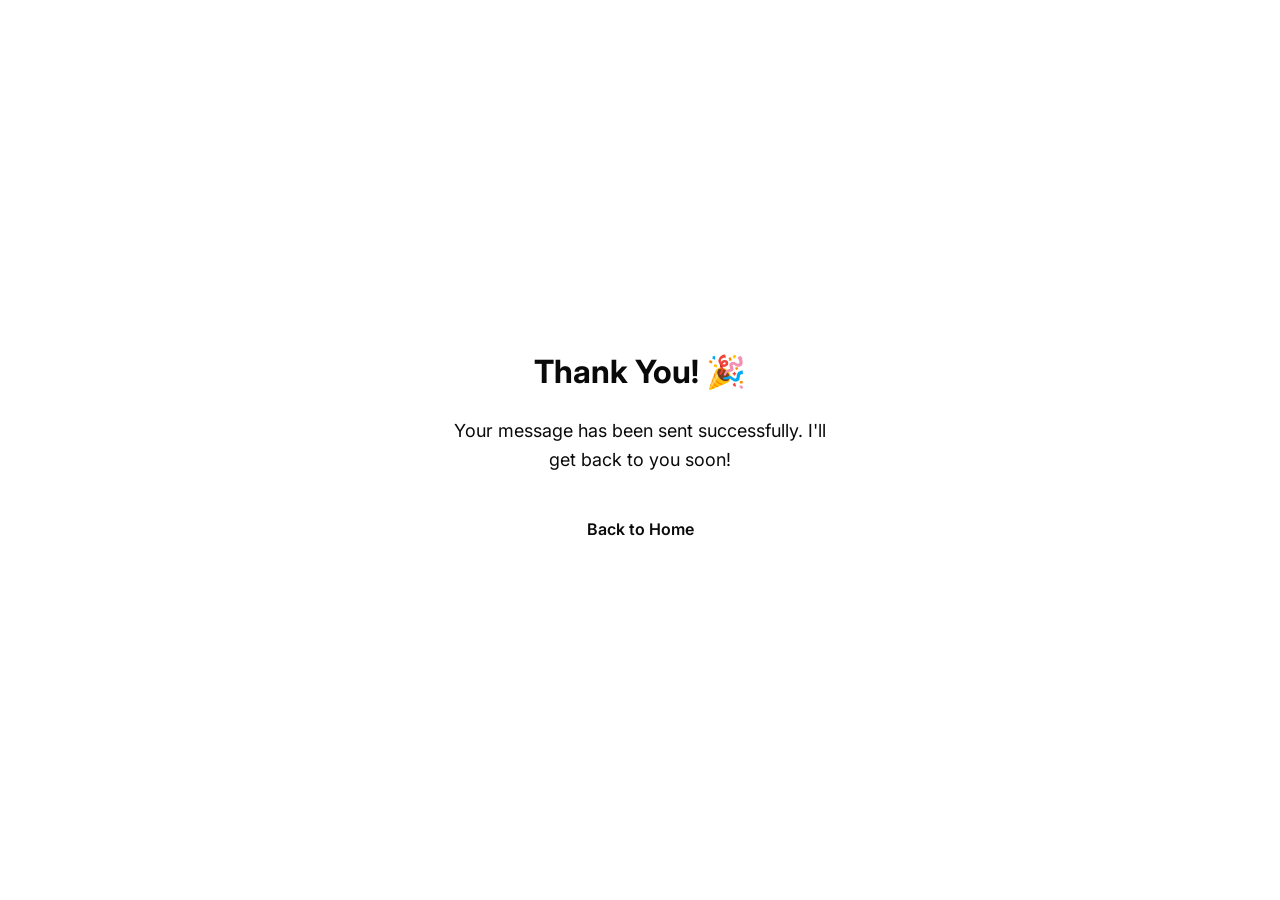
<file: thank-you.html>
<!DOCTYPE html>
<html lang="en">
<head>
    <meta charset="UTF-8">
    <meta name="viewport" content="width=device-width, initial-scale=1.0">
    <title>Thank You - Piyush Dalvi</title>
    <link href="https://fonts.googleapis.com/css2?family=Inter:wght@300;400;500;600;700&display=swap" rel="stylesheet">
    <link rel="stylesheet" href="styles.css">
</head>
<body>
    <div style="display: flex; align-items: center; justify-content: center; min-height: 100vh; text-align: center; padding: 20px;">
        <div class="glass-card" style="max-width: 500px; padding: 50px;">
            <h1 style="color: var(--accent-gold); margin-bottom: 20px;">Thank You! 🎉</h1>
            <p style="color: var(--text-primary); font-size: 18px; margin-bottom: 30px;">Your message has been sent successfully. I'll get back to you soon!</p>
            <a href="/" style="display: inline-block; padding: 12px 30px; background: var(--accent-gold); color: var(--bg-primary); text-decoration: none; border-radius: 8px; font-weight: 600;">Back to Home</a>
        </div>
    </div>
</body>
</html>
</file>
<file: styles.css>
/* ============================================
   PIYUSH DALVI — PREMIUM PORTFOLIO CSS
   Design inspired by Apple, Linear, Vercel
   ============================================ */

/* ---- RESET & BASE ---- */
*, *::before, *::after {
    margin: 0;
    padding: 0;
    box-sizing: border-box;
}

:root {
    /* Colors */
    --gold: #C9A84C;
    --gold-light: #E8C97D;
    --gold-pale: #FDF6E3;
    --gold-border: rgba(201, 168, 76, 0.2);
    --gold-glow: rgba(201, 168, 76, 0.15);

    /* Light Mode */
    --bg: #FFFFFF;
    --bg-alt: #F9F9FB;
    --bg-card: #FFFFFF;
    --text: #0A0A0A;
    --text-secondary: #6B7280;
    --text-muted: #9CA3AF;
    --border: rgba(0, 0, 0, 0.07);
    --border-hover: rgba(0, 0, 0, 0.14);
    --shadow-sm: 0 1px 3px rgba(0,0,0,0.06), 0 1px 2px rgba(0,0,0,0.04);
    --shadow-md: 0 4px 16px rgba(0,0,0,0.08), 0 2px 6px rgba(0,0,0,0.04);
    --shadow-lg: 0 8px 32px rgba(0,0,0,0.10), 0 4px 12px rgba(0,0,0,0.05);
    --shadow-xl: 0 20px 60px rgba(0,0,0,0.12), 0 8px 24px rgba(0,0,0,0.06);
    --nav-bg: rgba(255,255,255,0.88);

    /* Typography */
    --font-sans: 'Inter', -apple-system, BlinkMacSystemFont, 'Segoe UI', sans-serif;
    --font-display: 'Sora', 'Inter', sans-serif;

    /* Spacing */
    --section-py: 100px;
    --container-max: 1200px;
    --container-px: 40px;

    /* Radius */
    --radius-sm: 8px;
    --radius-md: 14px;
    --radius-lg: 20px;
    --radius-xl: 28px;
    --radius-full: 999px;

    /* Transitions */
    --transition: all 0.25s cubic-bezier(0.4, 0, 0.2, 1);
    --transition-slow: all 0.4s cubic-bezier(0.4, 0, 0.2, 1);
}

body.dark-mode {
    --bg: #080A0C;
    --bg-alt: #0E1013;
    --bg-card: #13161A;
    --text: #F0F0F0;
    --text-secondary: #A0ACBB;
    --text-muted: #6B7689;
    --border: rgba(255,255,255,0.08);
    --border-hover: rgba(255,255,255,0.16);
    --shadow-sm: 0 1px 3px rgba(0,0,0,0.4);
    --shadow-md: 0 4px 16px rgba(0,0,0,0.3);
    --shadow-lg: 0 8px 32px rgba(0,0,0,0.4);
    --shadow-xl: 0 20px 60px rgba(0,0,0,0.5);
    --nav-bg: rgba(8,10,12,0.88);
    --gold-pale: rgba(201,168,76,0.06);
}

html {
    scroll-behavior: smooth;
    -webkit-text-size-adjust: 100%;
}

body {
    font-family: var(--font-sans);
    background: var(--bg);
    color: var(--text);
    line-height: 1.6;
    overflow-x: hidden;
    transition: background 0.3s ease, color 0.3s ease;
    -webkit-font-smoothing: antialiased;
    -moz-osx-font-smoothing: grayscale;
}

/* ---- SCROLLBAR ---- */
::-webkit-scrollbar { width: 6px; }
::-webkit-scrollbar-track { background: var(--bg); }
::-webkit-scrollbar-thumb { background: var(--gold); border-radius: 3px; }

/* ---- UTILITY ---- */
.container {
    max-width: var(--container-max);
    margin: 0 auto;
    padding: 0 var(--container-px);
}

.gradient-text {
    background: linear-gradient(135deg, var(--gold), var(--gold-light));
    -webkit-background-clip: text;
    -webkit-text-fill-color: transparent;
    background-clip: text;
}

/* ---- REVEAL ANIMATIONS ---- */
.reveal, .reveal-right {
    opacity: 0;
    transform: translateY(30px);
    transition: opacity 0.6s ease, transform 0.6s ease;
}

.reveal-right {
    transform: translateX(30px);
}

.reveal.visible, .reveal-right.visible {
    opacity: 1;
    transform: translate(0, 0);
}

/* ---- NAVBAR ---- */
.navbar {
    position: fixed;
    top: 0;
    left: 0;
    right: 0;
    z-index: 1000;
    background: var(--nav-bg);
    backdrop-filter: blur(20px) saturate(180%);
    -webkit-backdrop-filter: blur(20px) saturate(180%);
    border-bottom: 1px solid var(--border);
    transition: var(--transition);
}

.navbar.scrolled {
    box-shadow: var(--shadow-sm);
}

.nav-container {
    max-width: var(--container-max);
    margin: 0 auto;
    padding: 0 var(--container-px);
    height: 68px;
    display: flex;
    align-items: center;
    justify-content: space-between;
    gap: 32px;
}

.nav-logo {
    text-decoration: none;
    flex-shrink: 0;
}

.logo-text {
    font-family: var(--font-display);
    font-size: 22px;
    font-weight: 800;
    background: linear-gradient(135deg, var(--gold), var(--gold-light));
    -webkit-background-clip: text;
    -webkit-text-fill-color: transparent;
    background-clip: text;
    letter-spacing: -0.5px;
}

.nav-links {
    display: flex;
    align-items: center;
    gap: 4px;
}

.nav-link {
    padding: 7px 14px;
    font-size: 14px;
    font-weight: 500;
    color: var(--text-secondary);
    text-decoration: none;
    border-radius: var(--radius-sm);
    transition: var(--transition);
    position: relative;
    letter-spacing: 0.01em;
}

.nav-link:hover, .nav-link.active {
    color: var(--text);
    background: var(--gold-glow);
}

.nav-link.active {
    color: var(--gold);
}

.nav-actions {
    display: flex;
    align-items: center;
    gap: 10px;
    flex-shrink: 0;
}

.theme-btn {
    width: 40px;
    height: 40px;
    border: 1px solid var(--border);
    border-radius: var(--radius-sm);
    background: transparent;
    color: var(--text-secondary);
    cursor: pointer;
    display: flex;
    align-items: center;
    justify-content: center;
    transition: var(--transition);
}

.theme-btn:hover {
    background: var(--gold-glow);
    color: var(--gold);
    border-color: var(--gold-border);
}

.hamburger {
    display: none;
    flex-direction: column;
    align-items: center;
    justify-content: center;
    gap: 5px;
    width: 40px;
    height: 40px;
    border: 1px solid var(--border);
    border-radius: var(--radius-sm);
    background: transparent;
    cursor: pointer;
    transition: var(--transition);
}

.hamburger span {
    width: 20px;
    height: 2px;
    background: var(--text);
    border-radius: 2px;
    transition: var(--transition);
    display: block;
}

.hamburger:hover {
    background: var(--gold-glow);
    border-color: var(--gold-border);
}

/* ---- MOBILE NAV ---- */
.mobile-nav {
    position: fixed;
    top: 0;
    right: -100%;
    width: min(360px, 100%);
    height: 100vh;
    background: var(--bg-card);
    z-index: 2000;
    padding: 28px 32px;
    display: flex;
    flex-direction: column;
    gap: 32px;
    box-shadow: var(--shadow-xl);
    transition: right 0.35s cubic-bezier(0.4, 0, 0.2, 1);
}

.mobile-nav.open { right: 0; }

.mobile-nav-header {
    display: flex;
    align-items: center;
    justify-content: space-between;
}

.mobile-close {
    background: none;
    border: 1px solid var(--border);
    border-radius: var(--radius-sm);
    padding: 8px;
    cursor: pointer;
    color: var(--text);
    display: flex;
    align-items: center;
    justify-content: center;
    transition: var(--transition);
}

.mobile-close:hover { background: var(--gold-glow); }

.mobile-nav-links {
    display: flex;
    flex-direction: column;
    gap: 4px;
    flex: 1;
}

.mobile-nav-link {
    padding: 14px 16px;
    font-size: 17px;
    font-weight: 500;
    color: var(--text);
    text-decoration: none;
    border-radius: var(--radius-md);
    transition: var(--transition);
}

.mobile-nav-link:hover {
    background: var(--gold-glow);
    color: var(--gold);
    padding-left: 24px;
}

.mobile-social {
    display: flex;
    gap: 12px;
}

.ms-link {
    flex: 1;
    text-align: center;
    padding: 12px;
    background: var(--bg-alt);
    border: 1px solid var(--border);
    border-radius: var(--radius-md);
    font-size: 14px;
    font-weight: 500;
    color: var(--text-secondary);
    text-decoration: none;
    transition: var(--transition);
}

.ms-link:hover {
    background: var(--gold-glow);
    color: var(--gold);
    border-color: var(--gold-border);
}

.mobile-overlay {
    display: none;
    position: fixed;
    inset: 0;
    background: rgba(0,0,0,0.5);
    z-index: 1999;
    backdrop-filter: blur(2px);
}

.mobile-overlay.show { display: block; }

/* ---- BUTTONS ---- */
.btn-primary {
    display: inline-flex;
    align-items: center;
    gap: 8px;
    padding: 14px 28px;
    background: var(--gold);
    color: #fff;
    font-size: 15px;
    font-weight: 600;
    border-radius: var(--radius-full);
    text-decoration: none;
    transition: var(--transition);
    box-shadow: 0 4px 16px rgba(201,168,76,0.35);
    letter-spacing: 0.01em;
    border: none;
    cursor: pointer;
}

.btn-primary:hover {
    background: var(--gold-light);
    transform: translateY(-2px);
    box-shadow: 0 8px 28px rgba(201,168,76,0.45);
}

.btn-primary:active { transform: translateY(0); }

.btn-secondary {
    display: inline-flex;
    align-items: center;
    gap: 8px;
    padding: 14px 28px;
    background: transparent;
    color: var(--text);
    font-size: 15px;
    font-weight: 600;
    border-radius: var(--radius-full);
    text-decoration: none;
    transition: var(--transition);
    border: 1.5px solid var(--border);
    cursor: pointer;
}

.btn-secondary:hover {
    border-color: var(--gold);
    color: var(--gold);
    background: var(--gold-glow);
    transform: translateY(-2px);
}

/* ---- SECTION BASE ---- */
.section {
    padding: var(--section-py) 0;
}

.section-alt {
    background: var(--bg-alt);
}

.section-label {
    font-size: 12px;
    font-weight: 700;
    text-transform: uppercase;
    letter-spacing: 0.1em;
    color: var(--gold);
    margin-bottom: 16px;
}

.section-heading {
    font-family: var(--font-display);
    font-size: clamp(32px, 4vw, 48px);
    font-weight: 800;
    line-height: 1.15;
    letter-spacing: -0.03em;
    color: var(--text);
    margin-bottom: 20px;
}

.section-heading.centered,
.section-sub.centered {
    text-align: center;
}

.section-sub {
    font-size: 17px;
    color: var(--text-secondary);
    max-width: 600px;
    margin: 0 auto 60px;
    line-height: 1.7;
}

/* ============================================
   HERO SECTION
   ============================================ */
.hero {
    min-height: 100vh;
    display: flex;
    align-items: center;
    position: relative;
    overflow: hidden;
    padding-top: 68px;
}

.hero-bg-grid {
    position: absolute;
    inset: 0;
    background-image:
        linear-gradient(var(--border) 1px, transparent 1px),
        linear-gradient(90deg, var(--border) 1px, transparent 1px);
    background-size: 60px 60px;
    mask-image: radial-gradient(ellipse 80% 80% at 50% 50%, black 30%, transparent 100%);
    -webkit-mask-image: radial-gradient(ellipse 80% 80% at 50% 50%, black 30%, transparent 100%);
    opacity: 0.5;
    pointer-events: none;
}

.hero-content {
    display: grid;
    grid-template-columns: 1fr 1fr;
    gap: 80px;
    align-items: center;
    padding-top: 48px;
    padding-bottom: 48px;
    min-height: calc(100vh - 68px);
}

.hero-left {
    display: flex;
    flex-direction: column;
    gap: 28px;
}

.hero-badge {
    display: inline-flex;
    align-items: center;
    gap: 8px;
    padding: 8px 16px;
    background: var(--gold-pale);
    border: 1px solid var(--gold-border);
    border-radius: var(--radius-full);
    font-size: 13px;
    font-weight: 500;
    color: var(--gold);
    width: fit-content;
    animation: pulse-glow 2.5s ease-in-out infinite;
}

@keyframes pulse-glow {
    0%, 100% { box-shadow: 0 0 0 0 rgba(201,168,76,0); }
    50% { box-shadow: 0 0 0 6px rgba(201,168,76,0.08); }
}

.badge-dot {
    width: 8px;
    height: 8px;
    background: #22C55E;
    border-radius: 50%;
    flex-shrink: 0;
    box-shadow: 0 0 0 3px rgba(34,197,94,0.2);
    animation: dot-pulse 2s ease-in-out infinite;
}

@keyframes dot-pulse {
    0%, 100% { transform: scale(1); }
    50% { transform: scale(1.2); }
}

.hero-name {
    font-family: var(--font-display);
    font-size: clamp(52px, 6vw, 80px);
    font-weight: 900;
    line-height: 1.0;
    letter-spacing: -0.04em;
    color: var(--text);
}

.hero-title {
    font-size: 20px;
    font-weight: 600;
    color: var(--text-secondary);
    letter-spacing: 0.01em;
}

.hero-desc {
    font-size: 17px;
    color: var(--text-secondary);
    line-height: 1.75;
    max-width: 520px;
}

.hero-actions {
    display: flex;
    gap: 14px;
    flex-wrap: wrap;
}

.hero-socials {
    display: flex;
    gap: 10px;
    flex-wrap: wrap;
}

.social-pill {
    display: inline-flex;
    align-items: center;
    gap: 7px;
    padding: 9px 16px;
    background: var(--bg-alt);
    border: 1px solid var(--border);
    border-radius: var(--radius-full);
    font-size: 13.5px;
    font-weight: 500;
    color: var(--text-secondary);
    text-decoration: none;
    transition: var(--transition);
}

.social-pill:hover {
    border-color: var(--gold-border);
    color: var(--gold);
    background: var(--gold-glow);
    transform: translateY(-2px);
}

/* Hero Right */
.hero-right {
    display: flex;
    justify-content: center;
    align-items: center;
}

.hero-image-wrapper {
    position: relative;
    width: 420px;
    height: 420px;
}

.hero-image-glow {
    position: absolute;
    inset: -40px;
    background: radial-gradient(circle at center, rgba(201,168,76,0.12) 0%, transparent 70%);
    border-radius: 50%;
    pointer-events: none;
}

.hero-image-ring {
    position: absolute;
    inset: -6px;
    border-radius: var(--radius-xl);
    border: 2px solid transparent;
    background: linear-gradient(135deg, rgba(201,168,76,0.5), transparent, rgba(201,168,76,0.3)) border-box;
    -webkit-mask: linear-gradient(#fff 0 0) padding-box, linear-gradient(#fff 0 0);
    -webkit-mask-composite: destination-out;
    mask-composite: exclude;
    animation: rotate-ring 8s linear infinite;
}

@keyframes rotate-ring {
    from { transform: rotate(0deg); }
    to { transform: rotate(360deg); }
}

.hero-image {
    width: 100%;
    height: 100%;
    object-fit: cover;
    border-radius: var(--radius-xl);
    position: relative;
    z-index: 2;
}

.hero-card-float {
    position: absolute;
    z-index: 10;
    display: flex;
    align-items: center;
    gap: 10px;
    padding: 12px 18px;
    background: var(--bg-card);
    border: 1px solid var(--border);
    border-radius: var(--radius-md);
    box-shadow: var(--shadow-lg);
    font-size: 13px;
    white-space: nowrap;
}

.card-1 {
    top: -16px;
    right: -24px;
    animation: float-1 3.5s ease-in-out infinite;
}

.card-2 {
    bottom: 24px;
    left: -24px;
    animation: float-2 4s ease-in-out infinite 0.5s;
}

@keyframes float-1 {
    0%, 100% { transform: translateY(0px); }
    50% { transform: translateY(-10px); }
}

@keyframes float-2 {
    0%, 100% { transform: translateY(0px); }
    50% { transform: translateY(8px); }
}

.float-icon { font-size: 22px; }

.float-title {
    font-weight: 700;
    font-size: 13px;
    color: var(--text);
}

.float-sub {
    font-size: 11px;
    color: var(--text-secondary);
}

.hero-scroll-indicator {
    position: absolute;
    bottom: 36px;
    left: 50%;
    transform: translateX(-50%);
    display: flex;
    flex-direction: column;
    align-items: center;
    gap: 8px;
    color: var(--text-muted);
    font-size: 11px;
    font-weight: 500;
    letter-spacing: 0.08em;
    text-transform: uppercase;
}

.scroll-line {
    width: 1px;
    height: 40px;
    background: linear-gradient(to bottom, var(--gold), transparent);
    animation: scroll-anim 1.8s ease-in-out infinite;
}

@keyframes scroll-anim {
    0%, 100% { opacity: 1; transform: scaleY(1); }
    50% { opacity: 0.4; transform: scaleY(0.6); }
}

/* ============================================
   ABOUT SECTION
   ============================================ */
.about-grid {
    display: grid;
    grid-template-columns: 1fr 1fr;
    gap: 80px;
    align-items: start;
    margin-top: 16px;
}

.about-p {
    font-size: 16px;
    color: var(--text-secondary);
    line-height: 1.8;
    margin-bottom: 20px;
}

.about-stats {
    display: flex;
    gap: 40px;
    margin-top: 32px;
    padding-top: 32px;
    border-top: 1px solid var(--border);
}

.stat-item { text-align: left; }

.stat-number {
    font-family: var(--font-display);
    font-size: 36px;
    font-weight: 800;
    background: linear-gradient(135deg, var(--gold), var(--gold-light));
    -webkit-background-clip: text;
    -webkit-text-fill-color: transparent;
    background-clip: text;
    line-height: 1;
    margin-bottom: 4px;
}

.stat-label {
    font-size: 13px;
    color: var(--text-secondary);
    font-weight: 500;
}

.wid-title {
    font-family: var(--font-display);
    font-size: 22px;
    font-weight: 700;
    margin-bottom: 24px;
    color: var(--text);
}

.wid-grid {
    display: grid;
    grid-template-columns: 1fr 1fr;
    gap: 16px;
}

.wid-card {
    padding: 24px;
    background: var(--bg-card);
    border: 1px solid var(--border);
    border-radius: var(--radius-lg);
    transition: var(--transition);
    cursor: default;
}

.wid-card:hover {
    border-color: var(--gold-border);
    box-shadow: var(--shadow-md);
    transform: translateY(-3px);
}

.wid-icon {
    font-size: 28px;
    margin-bottom: 12px;
}

.wid-card h4 {
    font-size: 15px;
    font-weight: 700;
    color: var(--text);
    margin-bottom: 8px;
}

.wid-card p {
    font-size: 13.5px;
    color: var(--text-secondary);
    line-height: 1.65;
}

/* ============================================
   SKILLS SECTION
   ============================================ */
.skills-grid-outer {
    display: grid;
    grid-template-columns: 1fr 1fr;
    gap: 24px;
    margin-top: 16px;
}

.skill-category {
    background: var(--bg-card);
    border: 1px solid var(--border);
    border-radius: var(--radius-xl);
    padding: 32px;
    transition: var(--transition);
}

.skill-category:hover {
    border-color: var(--gold-border);
    box-shadow: var(--shadow-lg);
}

.skill-cat-header {
    display: flex;
    align-items: center;
    gap: 12px;
    margin-bottom: 24px;
}

.skill-cat-icon {
    font-size: 28px;
    width: 48px;
    height: 48px;
    display: flex;
    align-items: center;
    justify-content: center;
    background: var(--gold-pale);
    border-radius: var(--radius-md);
}

.skill-cat-header h3 {
    font-size: 17px;
    font-weight: 700;
    color: var(--text);
}

.skill-badges {
    display: flex;
    flex-wrap: wrap;
    gap: 8px;
}

.skill-badge {
    padding: 7px 14px;
    border-radius: var(--radius-full);
    font-size: 13px;
    font-weight: 500;
    transition: var(--transition);
    cursor: default;
}

.skill-badge.ai {
    background: rgba(168,85,247,0.08);
    color: #9333EA;
    border: 1px solid rgba(168,85,247,0.2);
}

.skill-badge.cloud {
    background: rgba(59,130,246,0.08);
    color: #2563EB;
    border: 1px solid rgba(59,130,246,0.2);
}

.skill-badge.backend {
    background: rgba(16,185,129,0.08);
    color: #059669;
    border: 1px solid rgba(16,185,129,0.2);
}

.skill-badge.core {
    background: rgba(201,168,76,0.08);
    color: var(--gold);
    border: 1px solid var(--gold-border);
}

.skill-badge:hover {
    transform: translateY(-1px);
    box-shadow: var(--shadow-sm);
}

body.dark-mode .skill-badge.ai { background: rgba(168,85,247,0.12); }
body.dark-mode .skill-badge.cloud { background: rgba(59,130,246,0.12); }
body.dark-mode .skill-badge.backend { background: rgba(16,185,129,0.12); }
body.dark-mode .skill-badge.core { background: rgba(201,168,76,0.10); }

/* ============================================
   PROJECTS SECTION
   ============================================ */
.projects-grid {
    display: grid;
    grid-template-columns: repeat(3, 1fr);
    gap: 24px;
}

.project-card {
    background: var(--bg-card);
    border: 1px solid var(--border);
    border-radius: var(--radius-xl);
    overflow: hidden;
    transition: var(--transition);
    display: flex;
    flex-direction: column;
}

.project-card:hover {
    border-color: var(--gold-border);
    box-shadow: var(--shadow-xl);
    transform: translateY(-6px);
}

.project-card.featured {
    border-color: var(--gold-border);
    background: linear-gradient(160deg, var(--gold-pale), var(--bg-card) 60%);
}

body.dark-mode .project-card.featured {
    background: linear-gradient(160deg, rgba(201,168,76,0.05), var(--bg-card) 60%);
}

.project-card-inner {
    display: flex;
    flex-direction: column;
    height: 100%;
}

.project-image-wrap {
    position: relative;
    overflow: hidden;
}

.project-placeholder {
    height: 180px;
    display: flex;
    align-items: center;
    justify-content: center;
    position: relative;
    overflow: hidden;
}

.project-placeholder.mockfriend {
    background: linear-gradient(135deg, #667eea 0%, #764ba2 100%);
}

.project-placeholder.ghotly {
    background: linear-gradient(135deg, #f093fb 0%, #f5576c 100%);
}

.project-placeholder.scraperdesk {
    background: linear-gradient(135deg, #4facfe 0%, #00f2fe 100%);
}

.project-placeholder.hr {
    background: linear-gradient(135deg, #43e97b 0%, #38f9d7 100%);
}

.project-placeholder.cloudforge {
    background: linear-gradient(135deg, #fa709a 0%, #fee140 100%);
}

.project-placeholder.monitor {
    background: linear-gradient(135deg, #a18cd1 0%, #fbc2eb 100%);
}

.proj-icon-large {
    font-size: 52px;
    position: relative;
    z-index: 2;
    filter: drop-shadow(0 4px 12px rgba(0,0,0,0.2));
}

.proj-shimmer {
    position: absolute;
    inset: 0;
    background: linear-gradient(45deg, transparent 30%, rgba(255,255,255,0.1) 50%, transparent 70%);
    transform: translateX(-100%);
    transition: transform 0.6s ease;
}

.project-card:hover .proj-shimmer {
    transform: translateX(100%);
}

.project-badge {
    position: absolute;
    top: 14px;
    right: 14px;
    padding: 5px 12px;
    background: var(--gold);
    color: #fff;
    font-size: 11px;
    font-weight: 700;
    text-transform: uppercase;
    letter-spacing: 0.05em;
    border-radius: var(--radius-full);
    z-index: 3;
}

.project-body {
    padding: 24px;
    flex: 1;
    display: flex;
    flex-direction: column;
    gap: 12px;
}

.project-name {
    font-size: 19px;
    font-weight: 700;
    color: var(--text);
    letter-spacing: -0.02em;
}

.project-desc {
    font-size: 14px;
    color: var(--text-secondary);
    line-height: 1.7;
    flex: 1;
}

.project-tech {
    display: flex;
    flex-wrap: wrap;
    gap: 6px;
}

.tech-tag {
    padding: 4px 10px;
    background: var(--bg-alt);
    border: 1px solid var(--border);
    border-radius: var(--radius-full);
    font-size: 11.5px;
    font-weight: 500;
    color: var(--text-secondary);
    transition: var(--transition);
}

.project-card:hover .tech-tag {
    border-color: var(--gold-border);
    color: var(--gold);
}

.project-actions {
    display: flex;
    gap: 10px;
    margin-top: 4px;
}

.proj-btn-primary {
    display: inline-flex;
    align-items: center;
    gap: 7px;
    padding: 10px 18px;
    background: var(--gold);
    color: #fff;
    font-size: 13.5px;
    font-weight: 600;
    border-radius: var(--radius-full);
    text-decoration: none;
    transition: var(--transition);
}

.proj-btn-primary:hover {
    background: var(--gold-light);
    transform: translateY(-1px);
}

.proj-btn-outline {
    display: inline-flex;
    align-items: center;
    padding: 10px 18px;
    background: transparent;
    color: var(--text-secondary);
    font-size: 13.5px;
    font-weight: 600;
    border-radius: var(--radius-full);
    text-decoration: none;
    border: 1.5px solid var(--border);
    transition: var(--transition);
}

.proj-btn-outline:hover {
    border-color: var(--gold);
    color: var(--gold);
}

/* ============================================
   TIMELINE (EXPERIENCE)
   ============================================ */
.timeline {
    position: relative;
    max-width: 800px;
    margin: 48px auto 0;
}

.timeline::before {
    content: '';
    position: absolute;
    left: 20px;
    top: 0;
    bottom: 0;
    width: 2px;
    background: linear-gradient(to bottom, var(--gold), var(--gold-border), transparent);
}

.timeline-item {
    position: relative;
    padding-left: 60px;
    margin-bottom: 40px;
}

.timeline-dot {
    position: absolute;
    left: 12px;
    top: 24px;
    width: 18px;
    height: 18px;
    background: var(--gold);
    border-radius: 50%;
    border: 3px solid var(--bg);
    box-shadow: 0 0 0 3px var(--gold-border);
    z-index: 2;
}

.timeline-card {
    background: var(--bg-card);
    border: 1px solid var(--border);
    border-radius: var(--radius-xl);
    padding: 28px 32px;
    transition: var(--transition);
}

.timeline-card:hover {
    border-color: var(--gold-border);
    box-shadow: var(--shadow-lg);
    transform: translateX(4px);
}

.tl-header {
    display: grid;
    grid-template-columns: auto 1fr auto;
    gap: 16px;
    align-items: start;
    margin-bottom: 16px;
}

.tl-company-logo {
    width: 48px;
    height: 48px;
    background: linear-gradient(135deg, var(--gold), var(--gold-light));
    border-radius: var(--radius-md);
    display: flex;
    align-items: center;
    justify-content: center;
    font-size: 14px;
    font-weight: 800;
    color: #fff;
    flex-shrink: 0;
}

.tl-role {
    font-size: 18px;
    font-weight: 700;
    color: var(--text);
    margin-bottom: 3px;
}

.tl-company {
    font-size: 14px;
    color: var(--text-secondary);
    font-weight: 500;
}

.tl-link {
    color: var(--gold);
    text-decoration: none;
    transition: var(--transition);
}

.tl-link:hover { opacity: 0.8; text-decoration: underline; }

.tl-date {
    font-size: 13px;
    font-weight: 600;
    color: var(--gold);
    background: var(--gold-pale);
    padding: 5px 12px;
    border-radius: var(--radius-full);
    border: 1px solid var(--gold-border);
    white-space: nowrap;
}

.tl-desc {
    font-size: 15px;
    color: var(--text-secondary);
    line-height: 1.75;
    margin-bottom: 16px;
}

.tl-tags {
    display: flex;
    flex-wrap: wrap;
    gap: 7px;
}

.tl-tags span {
    padding: 4px 12px;
    background: var(--bg-alt);
    border: 1px solid var(--border);
    border-radius: var(--radius-full);
    font-size: 12px;
    font-weight: 500;
    color: var(--text-secondary);
}

/* ============================================
   EDUCATION
   ============================================ */
.edu-grid {
    display: grid;
    grid-template-columns: 1fr 1fr;
    gap: 24px;
    max-width: 860px;
    margin: 48px auto 0;
}

.edu-card {
    display: flex;
    gap: 20px;
    background: var(--bg-card);
    border: 1px solid var(--border);
    border-radius: var(--radius-xl);
    padding: 32px;
    transition: var(--transition);
}

.edu-card:hover {
    border-color: var(--gold-border);
    box-shadow: var(--shadow-lg);
    transform: translateY(-4px);
}

.edu-icon {
    font-size: 36px;
    width: 60px;
    height: 60px;
    display: flex;
    align-items: center;
    justify-content: center;
    background: var(--gold-pale);
    border-radius: var(--radius-md);
    flex-shrink: 0;
}

.edu-degree {
    font-size: 17px;
    font-weight: 700;
    color: var(--text);
    margin-bottom: 6px;
    line-height: 1.3;
}

.edu-school {
    font-size: 14px;
    color: var(--gold);
    font-weight: 500;
    margin-bottom: 4px;
}

.edu-year {
    font-size: 13px;
    color: var(--text-muted);
    margin-bottom: 12px;
}

.edu-desc {
    font-size: 13.5px;
    color: var(--text-secondary);
    line-height: 1.65;
}

/* ============================================
   CERTIFICATIONS
   ============================================ */
.cert-grid {
    display: grid;
    grid-template-columns: repeat(3, 1fr);
    gap: 20px;
    margin-top: 16px;
}

.cert-card {
    background: var(--bg-card);
    border: 1px solid var(--border);
    border-radius: var(--radius-xl);
    padding: 28px;
    display: flex;
    flex-direction: column;
    gap: 16px;
    position: relative;
    transition: var(--transition);
}

.cert-card:hover {
    border-color: var(--gold-border);
    box-shadow: var(--shadow-lg);
    transform: translateY(-4px);
}

.cert-icon-wrap {
    width: 52px;
    height: 52px;
    display: flex;
    align-items: center;
    justify-content: center;
    font-size: 26px;
    border-radius: var(--radius-md);
}

.ai-cert { background: rgba(168,85,247,0.1); }
.cloud-cert { background: rgba(59,130,246,0.1); }
.devops-cert { background: rgba(16,185,129,0.1); }
.infra-cert { background: rgba(251,191,36,0.1); }
.auto-cert { background: rgba(239,68,68,0.1); }
.monitor-cert { background: rgba(201,168,76,0.1); }

.cert-cat {
    font-size: 11px;
    font-weight: 700;
    text-transform: uppercase;
    letter-spacing: 0.08em;
    color: var(--text-muted);
    margin-bottom: 4px;
}

.cert-name {
    font-size: 15px;
    font-weight: 700;
    color: var(--text);
    line-height: 1.4;
}

.cert-org {
    font-size: 13px;
    color: var(--text-secondary);
}

.cert-badge {
    position: absolute;
    top: 20px;
    right: 20px;
    padding: 4px 10px;
    background: var(--gold-pale);
    border: 1px solid var(--gold-border);
    border-radius: var(--radius-full);
    font-size: 11px;
    font-weight: 600;
    color: var(--gold);
}

/* ============================================
   BLOG
   ============================================ */
.blog-grid {
    display: grid;
    grid-template-columns: repeat(3, 1fr);
    gap: 24px;
    margin-bottom: 40px;
}

.blog-card {
    background: var(--bg-card);
    border: 1px solid var(--border);
    border-radius: var(--radius-xl);
    overflow: hidden;
    transition: var(--transition);
    display: flex;
    flex-direction: column;
}

.blog-card:hover {
    border-color: var(--gold-border);
    box-shadow: var(--shadow-xl);
    transform: translateY(-5px);
}

.blog-img-wrap {
    position: relative;
    overflow: hidden;
    height: 200px;
}

.blog-img {
    width: 100%;
    height: 100%;
    object-fit: cover;
    transition: transform 0.5s ease;
}

.blog-card:hover .blog-img { transform: scale(1.07); }

.blog-cat-badge {
    position: absolute;
    top: 14px;
    left: 14px;
    padding: 5px 12px;
    background: var(--gold);
    color: #fff;
    font-size: 11px;
    font-weight: 700;
    text-transform: uppercase;
    letter-spacing: 0.06em;
    border-radius: var(--radius-full);
    z-index: 2;
}

.blog-body {
    padding: 24px;
    flex: 1;
    display: flex;
    flex-direction: column;
    gap: 10px;
}

.blog-meta {
    display: flex;
    align-items: center;
    gap: 8px;
    font-size: 12px;
    color: var(--text-muted);
}

.blog-title {
    font-size: 17px;
    font-weight: 700;
    color: var(--text);
    line-height: 1.4;
    letter-spacing: -0.02em;
}

.blog-excerpt {
    font-size: 14px;
    color: var(--text-secondary);
    line-height: 1.65;
    flex: 1;
}

.blog-read {
    font-size: 14px;
    font-weight: 600;
    color: var(--gold);
    text-decoration: none;
    transition: var(--transition);
    display: inline-flex;
    align-items: center;
    gap: 4px;
    margin-top: 4px;
}

.blog-read:hover { opacity: 0.75; gap: 8px; }

.blog-cta {
    text-align: center;
}

/* ============================================
   GITHUB PROJECTS LIST
   ============================================ */
.gh-projects-wrap {
    margin-top: 48px;
    background: var(--bg-alt);
    border: 1px solid var(--border);
    border-radius: var(--radius-xl);
    padding: 36px;
}

.gh-projects-header {
    display: flex;
    align-items: center;
    gap: 12px;
    margin-bottom: 28px;
    color: var(--text);
}

.gh-projects-header h3 {
    font-size: 20px;
    font-weight: 700;
    color: var(--text);
}

.gh-projects-header svg {
    color: var(--text-secondary);
}

.gh-projects-grid {
    display: flex;
    flex-direction: column;
    gap: 12px;
    margin-bottom: 28px;
}

.gh-project-item {
    display: flex;
    align-items: center;
    justify-content: space-between;
    gap: 16px;
    padding: 20px 24px;
    background: var(--bg-card);
    border: 1px solid var(--border);
    border-radius: var(--radius-lg);
    text-decoration: none;
    transition: var(--transition);
}

.gh-project-item:hover {
    border-color: var(--gold-border);
    box-shadow: var(--shadow-md);
    transform: translateX(6px);
}

.gh-project-item:hover .gh-arrow {
    color: var(--gold);
    transform: translateX(4px);
}

.gh-project-left {
    display: flex;
    align-items: flex-start;
    gap: 16px;
    flex: 1;
}

.gh-icon {
    font-size: 28px;
    width: 48px;
    height: 48px;
    display: flex;
    align-items: center;
    justify-content: center;
    background: var(--gold-pale);
    border-radius: var(--radius-md);
    flex-shrink: 0;
}

.gh-project-name {
    font-size: 16px;
    font-weight: 700;
    color: var(--text);
    margin-bottom: 4px;
}

.gh-project-desc {
    font-size: 13.5px;
    color: var(--text-secondary);
    line-height: 1.55;
    margin-bottom: 10px;
}

.gh-tags {
    display: flex;
    flex-wrap: wrap;
    gap: 6px;
}

.gh-tags span {
    padding: 3px 10px;
    background: var(--bg-alt);
    border: 1px solid var(--border);
    border-radius: var(--radius-full);
    font-size: 11.5px;
    font-weight: 500;
    color: var(--text-secondary);
}

.gh-arrow {
    color: var(--text-muted);
    flex-shrink: 0;
    transition: var(--transition);
}

.gh-view-all {
    display: flex;
    justify-content: center;
}

@media (max-width: 700px) {
    .gh-projects-wrap { padding: 24px 20px; }
    .gh-project-item { padding: 16px; }
    .gh-project-left { gap: 12px; }
}


/* ============================================
   CONTACT
   ============================================ */
.contact-grid {
    display: grid;
    grid-template-columns: 1fr 1.4fr;
    gap: 60px;
    align-items: start;
    margin-top: 16px;
}

.contact-info-title {
    font-size: 22px;
    font-weight: 700;
    color: var(--text);
    margin-bottom: 24px;
}

.contact-items {
    display: flex;
    flex-direction: column;
    gap: 16px;
    margin-bottom: 32px;
}

.contact-item {
    display: flex;
    align-items: center;
    gap: 16px;
    padding: 18px 20px;
    background: var(--bg-card);
    border: 1px solid var(--border);
    border-radius: var(--radius-lg);
    text-decoration: none;
    transition: var(--transition);
}

.contact-item:hover {
    border-color: var(--gold-border);
    box-shadow: var(--shadow-md);
    transform: translateX(4px);
}

.ci-icon {
    width: 44px;
    height: 44px;
    background: var(--gold-pale);
    border: 1px solid var(--gold-border);
    border-radius: var(--radius-md);
    display: flex;
    align-items: center;
    justify-content: center;
    color: var(--gold);
    flex-shrink: 0;
}

.ci-label {
    font-size: 12px;
    color: var(--text-muted);
    font-weight: 500;
    margin-bottom: 2px;
}

.ci-value {
    font-size: 15px;
    color: var(--text);
    font-weight: 600;
}

.contact-social-links {
    display: flex;
    gap: 10px;
    flex-wrap: wrap;
}

.csl-item {
    display: inline-flex;
    align-items: center;
    gap: 8px;
    padding: 10px 18px;
    background: var(--bg-card);
    border: 1px solid var(--border);
    border-radius: var(--radius-full);
    font-size: 14px;
    font-weight: 500;
    color: var(--text-secondary);
    text-decoration: none;
    transition: var(--transition);
}

.csl-item:hover {
    border-color: var(--gold-border);
    color: var(--gold);
    background: var(--gold-glow);
}

/* Contact Form */
.contact-form-wrap {
    background: var(--bg-card);
    border: 1px solid var(--border);
    border-radius: var(--radius-xl);
    padding: 36px;
}

.contact-form {
    display: flex;
    flex-direction: column;
    gap: 20px;
}

.form-row {
    display: grid;
    grid-template-columns: 1fr 1fr;
    gap: 16px;
}

.form-field {
    display: flex;
    flex-direction: column;
    gap: 8px;
}

.form-field label {
    font-size: 13px;
    font-weight: 600;
    color: var(--text-secondary);
    letter-spacing: 0.02em;
}

.form-field input,
.form-field textarea {
    padding: 14px 18px;
    background: var(--bg-alt);
    border: 1.5px solid var(--border);
    border-radius: var(--radius-md);
    font-size: 15px;
    color: var(--text);
    font-family: var(--font-sans);
    transition: var(--transition);
    outline: none;
    resize: vertical;
}

.form-field input:focus,
.form-field textarea:focus {
    border-color: var(--gold);
    background: var(--bg-card);
    box-shadow: 0 0 0 3px rgba(201,168,76,0.12);
}

.form-field input::placeholder,
.form-field textarea::placeholder {
    color: var(--text-muted);
}

.form-submit {
    display: inline-flex;
    align-items: center;
    justify-content: center;
    gap: 10px;
    padding: 16px 32px;
    background: var(--gold);
    color: #fff;
    font-size: 15px;
    font-weight: 700;
    border-radius: var(--radius-full);
    border: none;
    cursor: pointer;
    transition: var(--transition);
    box-shadow: 0 4px 16px rgba(201,168,76,0.35);
    font-family: var(--font-sans);
}

.form-submit:hover {
    background: var(--gold-light);
    transform: translateY(-2px);
    box-shadow: 0 8px 28px rgba(201,168,76,0.45);
}

.form-submit:disabled {
    opacity: 0.7;
    cursor: not-allowed;
    transform: none;
}

/* ============================================
   FOOTER
   ============================================ */
.footer {
    background: var(--bg-alt);
    border-top: 1px solid var(--border);
    padding: 48px 0;
}

.footer-inner {
    display: grid;
    grid-template-columns: 1fr auto auto;
    gap: 40px;
    align-items: center;
}

.footer-brand p {
    font-size: 14px;
    color: var(--text-secondary);
    margin-top: 8px;
}

.footer-links {
    display: flex;
    gap: 24px;
}

.footer-links a {
    font-size: 14px;
    color: var(--text-secondary);
    text-decoration: none;
    transition: var(--transition);
    font-weight: 500;
}

.footer-links a:hover { color: var(--gold); }

.footer-copy {
    display: flex;
    align-items: center;
    gap: 16px;
    font-size: 13px;
    color: var(--text-muted);
}

.back-to-top {
    width: 40px;
    height: 40px;
    background: var(--gold);
    color: #fff;
    border: none;
    border-radius: var(--radius-sm);
    cursor: pointer;
    display: flex;
    align-items: center;
    justify-content: center;
    transition: var(--transition);
    box-shadow: 0 4px 12px rgba(201,168,76,0.35);
}

.back-to-top:hover {
    background: var(--gold-light);
    transform: translateY(-3px);
}

/* ============================================
   RESPONSIVE
   ============================================ */
@media (max-width: 1100px) {
    :root { --container-px: 32px; }

    .hero-content { grid-template-columns: 1fr; gap: 60px; text-align: center; }
    .hero-left { align-items: center; }
    .hero-actions, .hero-socials { justify-content: center; }
    .hero-right { justify-content: center; }
    .hero-image-wrapper { width: 360px; height: 360px; }

    .about-grid { grid-template-columns: 1fr; gap: 50px; }
    .skills-grid-outer { grid-template-columns: 1fr; }
    .projects-grid { grid-template-columns: 1fr 1fr; }
    .cert-grid { grid-template-columns: 1fr 1fr; }
    .blog-grid { grid-template-columns: 1fr 1fr; }
}

@media (max-width: 900px) {
    :root { --section-py: 80px; }

    .nav-links { display: none; }
    .hamburger { display: flex; }

    .hero-image-wrapper { width: 320px; height: 320px; }
    .hero-name { font-size: clamp(44px, 10vw, 64px); }

    .contact-grid { grid-template-columns: 1fr; gap: 40px; }
    .footer-inner { grid-template-columns: 1fr; gap: 28px; text-align: center; }
    .footer-links { justify-content: center; }
    .footer-copy { justify-content: center; }
    .edu-grid { grid-template-columns: 1fr; }
}

@media (max-width: 700px) {
    :root { --section-py: 64px; --container-px: 20px; }

    .hero-image-wrapper { width: 280px; height: 280px; }
    .hero-card-float { display: none; }

    .projects-grid { grid-template-columns: 1fr; }
    .cert-grid { grid-template-columns: 1fr; }
    .blog-grid { grid-template-columns: 1fr; }
    .wid-grid { grid-template-columns: 1fr; }

    .form-row { grid-template-columns: 1fr; }
    .about-stats { gap: 24px; }

    .tl-header { grid-template-columns: auto 1fr; }
    .tl-date { grid-column: 1 / -1; width: fit-content; }

    .timeline::before { left: 14px; }
    .timeline-item { padding-left: 48px; }
    .timeline-dot { left: 6px; }

    .timeline-card { padding: 20px; }
    .contact-form-wrap { padding: 24px; }
    .skill-category { padding: 24px; }

    .hero-actions { flex-direction: column; align-items: stretch; }
    .btn-primary, .btn-secondary { justify-content: center; }
}

@media (max-width: 480px) {
    .hero-name { font-size: 42px; }
    .section-heading { font-size: 28px; }
    .hero-image-wrapper { width: 240px; height: 240px; }
    .nav-container { padding: 0 16px; }
}

/* ============================================
   ANIMATIONS — STAGGER DELAYS
   ============================================ */
.reveal:nth-child(1) { transition-delay: 0.1s; }
.reveal:nth-child(2) { transition-delay: 0.2s; }
.reveal:nth-child(3) { transition-delay: 0.3s; }
.reveal:nth-child(4) { transition-delay: 0.4s; }
.reveal:nth-child(5) { transition-delay: 0.5s; }
.reveal:nth-child(6) { transition-delay: 0.6s; }

/* Print */
@media print {
    .navbar, .hero-scroll-indicator, .back-to-top { display: none; }
    body { background: white; color: black; }
    .hero { min-height: auto; padding-top: 20px; }
}
</file>
